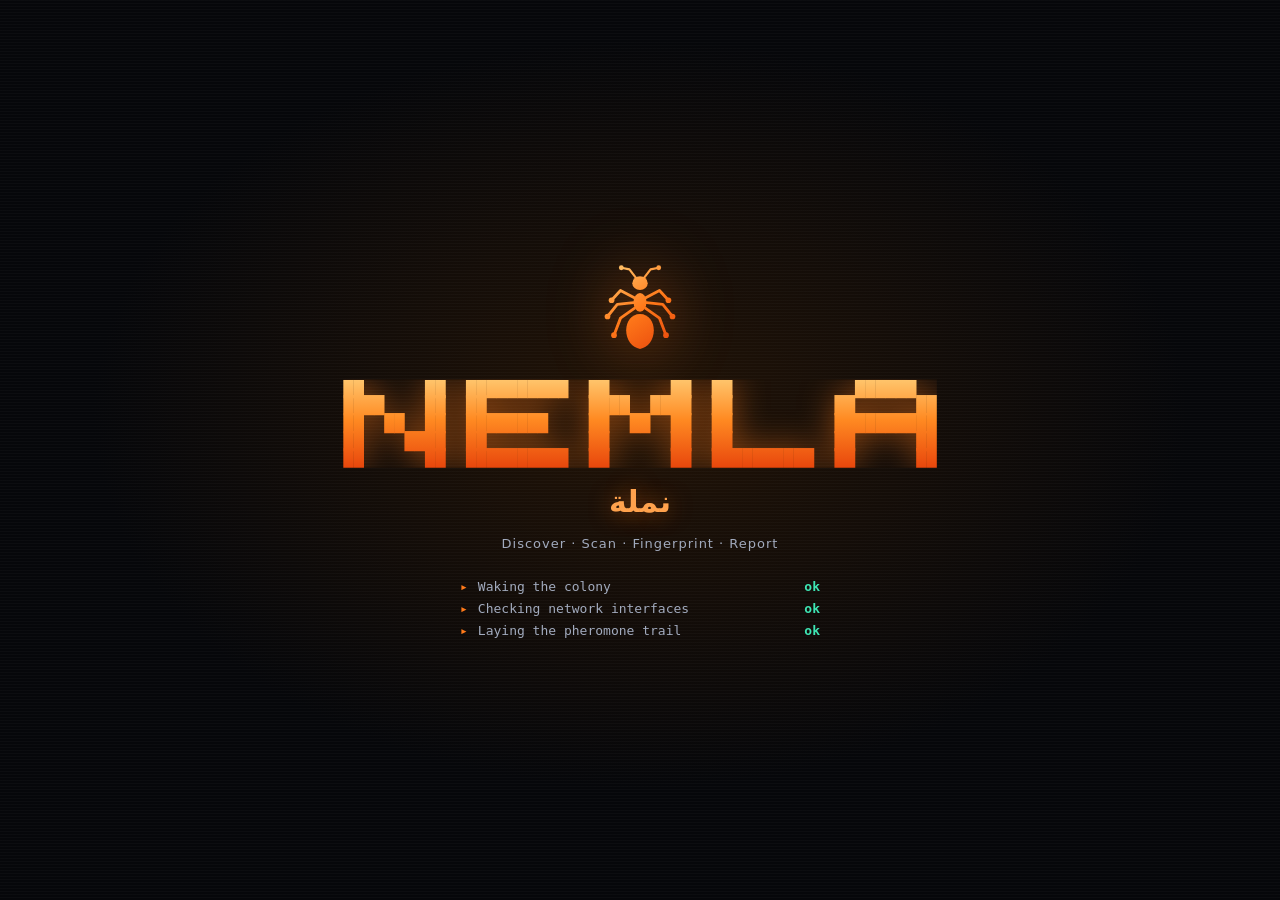
<file: nemla_ui/web/index.html>
<!doctype html>
<html lang="en" dir="ltr">
<head>
<meta charset="utf-8">
<meta name="viewport" content="width=device-width, initial-scale=1">
<meta name="theme-color" content="#0A0C11">
<meta name="referrer" content="no-referrer">
<title>Nemla · نملة</title>
<link rel="icon" href="brand/nemla-icon.svg" type="image/svg+xml">
<link rel="stylesheet" href="style.css">
</head>
<body>

<svg width="0" height="0" style="position:absolute" aria-hidden="true" focusable="false">
  <symbol id="i-radar" viewBox="0 0 24 24"><circle cx="12" cy="12" r="9"/><circle cx="12" cy="12" r="4.5"/><path d="M12 12 19 5.5"/></symbol>
  <symbol id="i-nodes" viewBox="0 0 24 24"><circle cx="6" cy="7" r="2.3"/><circle cx="18" cy="7" r="2.3"/><circle cx="12" cy="18" r="2.3"/><path d="M8.3 7h7.4M7 9.1l4 6.8M17 9.1l-4 6.8"/></symbol>
  <symbol id="i-terminal" viewBox="0 0 24 24"><rect x="3" y="4" width="18" height="16" rx="3"/><path d="m7 10 3 2-3 2M12.5 15H17"/></symbol>
  <symbol id="i-play" viewBox="0 0 24 24"><path d="M7 4.5v15l12.5-7.5z"/></symbol>
  <symbol id="i-stop" viewBox="0 0 24 24"><rect x="6" y="6" width="12" height="12" rx="2.5"/></symbol>
  <symbol id="i-target" viewBox="0 0 24 24"><circle cx="12" cy="12" r="7.5"/><path d="M12 2v4M12 18v4M2 12h4M18 12h4"/></symbol>
  <symbol id="i-tag" viewBox="0 0 24 24"><path d="M3.5 12.5v-8h8l9 9-8 8z"/><circle cx="8" cy="9" r="1.2"/></symbol>
  <symbol id="i-x" viewBox="0 0 24 24"><path d="M6 6l12 12M18 6 6 18"/></symbol>
  <symbol id="i-copy" viewBox="0 0 24 24"><rect x="8.5" y="8.5" width="11.5" height="11.5" rx="2.5"/><path d="M15.5 8.5v-2a2 2 0 0 0-2-2h-7a2 2 0 0 0-2 2v7a2 2 0 0 0 2 2h2"/></symbol>
  <symbol id="i-reset" viewBox="0 0 24 24"><path d="M4.5 12a7.5 7.5 0 1 1 2.4 5.5M4.5 19.5V15H9"/></symbol>
  <symbol id="i-chevron" viewBox="0 0 24 24"><path d="m6 9 6 6 6-6"/></symbol>
  <symbol id="i-search" viewBox="0 0 24 24"><circle cx="11" cy="11" r="6.5"/><path d="m20 20-4.2-4.2"/></symbol>
  <symbol id="i-download" viewBox="0 0 24 24"><path d="M12 4v11m0 0-4-4m4 4 4-4M5 19.5h14"/></symbol>
  <symbol id="i-file" viewBox="0 0 24 24"><path d="M6 3.5h8l4 4v13H6z"/><path d="M14 3.5v4h4"/></symbol>
  <symbol id="i-shield" viewBox="0 0 24 24"><path d="M12 3 5 6v6c0 4.5 3 7.5 7 9 4-1.5 7-4.5 7-9V6z"/><path d="m9 12 2 2 4-4"/></symbol>
  <symbol id="i-globe" viewBox="0 0 24 24"><circle cx="12" cy="12" r="9"/><path d="M3 12h18M12 3c3 3 3 15 0 18M12 3c-3 3-3 15 0 18"/></symbol>
</svg>

<div class="backdrop"></div>
<canvas id="scene" aria-label="3D map of the scanned network"></canvas>
<div class="vignette"></div>

<div id="ui">
  <header class="topbar">
    <a class="brand" href="#" aria-label="Nemla" id="brand">
      <img class="brand-logo" src="brand/nemla-logo.svg" alt="Nemla">
      <span class="brand-ar" lang="ar" data-i18n="brand.local">نملة</span>
    </a>

    <div class="status" id="status" data-state="idle" role="status">
      <span class="dot"></span><span id="statusText" data-i18n="status.ready">Ready</span>
    </div>

    <div class="top-actions">
      <button class="chip guard-chip" id="guardChip" hidden><i></i><span data-i18n="guard.chip">Guard on</span></button>
      <span class="chip" id="modeChip" data-i18n="mode.standard">Standard mode</span>
      <button class="icon-btn" id="btnLabels" aria-pressed="true" data-i18n-title="top.labels" data-i18n-aria="top.labels"><svg><use href="#i-tag"/></svg></button>
      <button class="icon-btn" id="btnReset" data-i18n-title="top.reset" data-i18n-aria="top.reset"><svg><use href="#i-reset"/></svg></button>
      <div class="menu" id="exportMenu">
        <button class="btn" id="btnExport" disabled aria-haspopup="true" aria-expanded="false">
          <svg><use href="#i-download"/></svg><span data-i18n="top.export">Export</span>
        </button>
        <div class="menu-pop" id="exportPop" hidden>
          <a href="#" data-fmt="html"><svg><use href="#i-file"/></svg><span data-i18n="export.html">HTML report</span></a>
          <a href="#" data-fmt="json"><svg><use href="#i-file"/></svg><span data-i18n="export.json">JSON data</span></a>
          <a href="#" data-fmt="csv"><svg><use href="#i-file"/></svg><span data-i18n="export.csv">CSV table</span></a>
          <a href="#" data-fmt="md"><svg><use href="#i-file"/></svg><span data-i18n="export.md">Markdown report</span></a>
          <a href="#" data-fmt="sarif"><svg><use href="#i-file"/></svg><span data-i18n="export.sarif">SARIF (security dashboards)</span></a>
        </div>
      </div>
      <div class="menu" id="langMenu">
        <button class="btn" id="btnLang" aria-haspopup="true" aria-expanded="false" data-i18n-title="lang.menu">
          <svg><use href="#i-globe"/></svg><span id="langCur">English</span>
        </button>
        <div class="menu-pop" id="langPop" hidden>
          <a href="#" data-lang="en" lang="en"><span>English</span></a>
          <a href="#" data-lang="ar" lang="ar"><span>العربية</span></a>
          <a href="#" data-lang="he" lang="he"><span>עברית</span></a>
        </div>
      </div>
    </div>
  </header>

  <aside class="panel dock" id="dock" data-tilt>
    <nav class="tabs" role="tablist">
      <button role="tab" data-tab="scan" aria-selected="true"><svg><use href="#i-radar"/></svg><span data-i18n="tab.scan">Scan</span></button>
      <button role="tab" data-tab="hosts" aria-selected="false"><svg><use href="#i-nodes"/></svg><span data-i18n="tab.hosts">Hosts</span><b class="count" id="hostCount" data-n="0"></b></button>
      <button role="tab" data-tab="log" aria-selected="false"><svg><use href="#i-terminal"/></svg><span data-i18n="tab.log">Trail</span></button>
      <button role="tab" data-tab="history" aria-selected="false"><svg><use href="#i-file"/></svg><span data-i18n="tab.history">History</span></button>
      <button role="tab" data-tab="guard" aria-selected="false"><svg><use href="#i-shield"/></svg><span data-i18n="tab.guard">Guard</span><b class="count alarm" id="alertCount" data-n="0"></b></button>
    </nav>

    <section class="pane" id="pane-scan" role="tabpanel">
      <form id="scanForm" autocomplete="off" spellcheck="false">
        <h2 data-i18n="scan.title">New scan</h2>
        <div class="form-error" id="formError" hidden></div>

        <label class="field">
          <span class="label" data-i18n="scan.target">Target</span>
          <span class="input-wrap">
            <svg><use href="#i-target"/></svg>
            <input id="target" type="text" dir="ltr" data-i18n-ph="scan.target.ph" maxlength="200" autocapitalize="off">
          </span>
        </label>
        <div class="chips">
          <button type="button" class="chip-btn" id="chipNet"><span data-i18n="scan.chip.network">My network</span><code id="chipNetVal">192.168.1.0/24</code></button>
          <button type="button" class="chip-btn" id="chipSelf"><span data-i18n="scan.chip.self">This computer</span><code>127.0.0.1</code></button>
        </div>

        <div class="field">
          <span class="label" data-i18n="scan.depth">Depth</span>
          <div class="seg" id="depth" role="radiogroup">
            <label><input type="radio" name="depth" value="quick" checked><span class="seg-btn"><b data-i18n="scan.depth.quick">Quick</b><small id="quickSub" data-i18n="scan.depth.quick.sub" data-i18n-vars='{"n":38}'>38 common ports</small></span></label>
            <label><input type="radio" name="depth" value="standard"><span class="seg-btn"><b data-i18n="scan.depth.standard">Standard</b><small data-i18n="scan.depth.standard.sub">Ports 1–1024</small></span></label>
            <label><input type="radio" name="depth" value="deep"><span class="seg-btn"><b data-i18n="scan.depth.deep">Deep</b><small data-i18n="scan.depth.deep.sub">Ports 1–10000</small></span></label>
            <label><input type="radio" name="depth" value="custom"><span class="seg-btn"><b data-i18n="scan.depth.custom">Custom</b><small data-i18n="scan.depth.custom.sub">You choose</small></span></label>
          </div>
          <input id="ports" type="text" dir="ltr" data-i18n-ph="scan.ports.ph" hidden>
        </div>

        <div class="toggles">
          <label class="switch"><span data-i18n="scan.opt.os">Guess the operating system</span><input type="checkbox" id="optOs" checked><span class="track"></span></label>
          <label class="switch"><span data-i18n="scan.opt.banner">Read service banners</span><input type="checkbox" id="optBanner" checked><span class="track"></span></label>
          <label class="switch"><span data-i18n="scan.opt.noping">Skip ping (target blocks it)</span><input type="checkbox" id="optNoPing"><span class="track"></span></label>
          <label class="switch"><span data-i18n="scan.opt.udp">Also probe common UDP ports</span><input type="checkbox" id="optUdp"><span class="track"></span></label>
        </div>

        <details class="adv">
          <summary><span data-i18n="scan.advanced">Advanced</span><svg><use href="#i-chevron"/></svg></summary>
          <div class="two">
            <label><span class="label" data-i18n="scan.threads">Threads</span><input id="optThreads" type="number" min="1" max="500" value="150" dir="ltr"></label>
            <label><span class="label" data-i18n="scan.timeout">Timeout (s)</span><input id="optTimeout" type="number" min="0.1" max="10" step="0.1" value="0.7" dir="ltr"></label>
          </div>
        </details>

        <button class="btn primary" id="btnStart" type="submit"><svg><use href="#i-play"/></svg><span data-i18n="scan.start">Start scan</span></button>
        <p class="notice" data-i18n="scan.notice">Only scan networks you own or are allowed to test.</p>
        <p class="center"><button type="button" class="link" id="btnDemo" data-i18n="scan.demo">Watch a demo colony</button></p>
      </form>
    </section>

    <section class="pane" id="pane-hosts" role="tabpanel" hidden>
      <div class="diff-card" id="diffCard" hidden>
        <div class="diff-head">
          <b data-i18n="diff.title">Since the last scan</b>
          <button type="button" class="icon-btn" id="diffClose" data-i18n-aria="insp.close" data-i18n-title="insp.close"><svg><use href="#i-x"/></svg></button>
        </div>
        <p class="diff-sub" id="diffSub"></p>
        <div class="diff-chips" id="diffChips"></div>
        <ul class="diff-list" id="diffList"></ul>
      </div>
      <div class="filter"><span class="input-wrap"><svg><use href="#i-search"/></svg><input id="hostFilter" type="text" data-i18n-ph="hosts.filter"></span></div>
      <ul class="host-list" id="hostList"></ul>
      <p class="empty" id="hostEmpty" data-i18n="hosts.empty">No hosts yet. Start a scan to send out the first ant.</p>
    </section>

    <section class="pane" id="pane-log" role="tabpanel" hidden>
      <ul class="log-list" id="logList"></ul>
      <p class="empty" id="logEmpty" data-i18n="log.empty">The trail will show what Nemla is doing.</p>
    </section>

    <section class="pane" id="pane-history" role="tabpanel" hidden>
      <div class="history-head"><h2 data-i18n="history.title">Saved scans</h2>
        <button type="button" class="link" id="historyRefresh" data-i18n="history.refresh">Refresh</button></div>
      <ul class="history-list" id="historyList"></ul>
      <p class="empty" id="historyEmpty" data-i18n="history.empty">Finished scans are saved here.</p>
    </section>

    <section class="pane" id="pane-guard" role="tabpanel" hidden>
      <div class="guard-head">
        <div>
          <h2 data-i18n="guard.title">Guard mode</h2>
          <p class="guard-state" id="guardState" data-i18n="guard.off">Off</p>
        </div>
        <label class="switch big"><span class="sr" data-i18n="guard.title">Guard mode</span><input type="checkbox" id="guardSwitch"><span class="track"></span></label>
      </div>
      <p class="guard-explain" data-i18n="guard.explain">Guard watches for suspicious activity.</p>
      <div class="decoys" id="guardDecoys" hidden>
        <span class="label" data-i18n="guard.decoys">Decoy ports</span>
        <div class="chips" id="decoyChips"></div>
        <p class="form-error" id="decoyFailed" hidden></p>
      </div>
      <p class="guard-window" data-i18n="guard.window">Guard works while Nemla is open.</p>
      <button type="button" class="btn ghost-btn" id="btnSimulate"><svg><use href="#i-shield"/></svg><span data-i18n="guard.simulate">Simulate an intruder (demo)</span></button>
      <h3 class="sub"><span data-i18n="guard.alerts">Alerts</span></h3>
      <ul class="alert-list" id="alertList"></ul>
      <p class="empty" id="alertEmpty" data-i18n="guard.noalerts">No alerts.</p>
    </section>
  </aside>

  <aside class="panel inspector" id="inspector" data-tilt hidden aria-live="polite">
    <div class="insp-head">
      <div><small data-i18n="insp.host">Host</small><h2 id="inspIp">0.0.0.0</h2></div>
      <button class="icon-btn" id="inspClose" data-i18n-aria="insp.close" data-i18n-title="insp.close"><svg><use href="#i-x"/></svg></button>
    </div>
    <div class="badges" id="inspBadges"></div>
    <div class="insp-body">
      <dl class="kv" id="inspKv"></dl>
      <ul class="evidence" id="inspEvidence" hidden></ul>
      <h3><span data-i18n="insp.findings">Findings</span><b class="count" id="findCount" data-n="0"></b></h3>
      <ul class="find-list" id="inspFindings"></ul>
      <h3><span data-i18n="insp.ports">Open ports</span><b class="count" id="inspCount" data-n="0"></b></h3>
      <ul class="port-list" id="inspPorts"></ul>
      <p class="udp-note" id="inspUdp" hidden></p>
    </div>
    <div class="insp-foot"><button class="btn" id="inspCopy"><svg><use href="#i-copy"/></svg><span data-i18n="insp.copy">Copy summary</span></button></div>
  </aside>

  <section class="panel hud" id="hud" data-state="idle" data-tilt>
    <div class="stats">
      <div class="stat"><span class="k" data-i18n="hud.hosts">Hosts</span><b id="statHosts">0</b></div>
      <div class="stat"><span class="k" data-i18n="hud.open">Open ports</span><b id="statPorts">0</b></div>
      <div class="stat"><span class="k" data-i18n="hud.findings">Findings</span><b id="statFindings">0</b></div>
      <div class="stat"><span class="k" data-i18n="hud.time">Elapsed</span><b id="statTime">0.0s</b></div>
    </div>
    <div class="progress">
      <div class="phase"><span class="demo-badge" id="demoBadge" hidden data-i18n="demo.badge">DEMO</span> <span id="phaseText" data-i18n="phase.idle">Ready when you are</span></div>
      <div class="bar"><i id="barFill"></i></div>
    </div>
    <button class="btn danger" id="btnStop" hidden><svg><use href="#i-stop"/></svg><span data-i18n="scan.stop">Stop</span></button>
  </section>

  <div class="hint" id="hint"><span data-i18n="hint.idle">Press Start to send out the first ant</span></div>

  <aside class="panel legend" id="legend" aria-hidden="true"></aside>
  <div class="toasts" id="toasts" aria-live="polite"></div>
</div>

<div class="tip" id="tip" hidden></div>

<dialog id="consent">
  <img src="brand/nemla-mark.svg" alt="">
  <h2 data-i18n="consent.title">Before your first scan</h2>
  <p data-i18n="consent.body">Nemla probes the addresses you give it.</p>
  <label class="check"><input type="checkbox" id="consentCheck"><span data-i18n="consent.check">I own this network or have permission to test it</span></label>
  <div class="dialog-actions">
    <button class="btn" id="consentCancel" data-i18n="consent.cancel">Cancel</button>
    <button class="btn primary" id="consentOk" disabled data-i18n="consent.ok">Continue</button>
  </div>
</dialog>

<div class="flash" id="flash" aria-hidden="true"></div>

<dialog id="blockDlg">
  <h2 id="blockTitle"></h2>
  <p id="blockNote"></p>
  <div id="blockBody"></div>
  <div class="dialog-actions"><button class="btn" id="blockClose" data-i18n="block.close">Close</button></div>
</dialog>

<div class="overlay" id="lost" hidden>
  <div><img src="brand/nemla-mark.svg" alt=""><h2 id="lostTitle"></h2><p id="lostBody"></p></div>
</div>

<div class="splash" id="splash" aria-hidden="true">
  <img class="mark" src="brand/nemla-mark.svg" alt="">
  <pre class="logo-block" dir="ltr">██      ██  ██████████  ██      ██  ██            ██████  
████    ██  ██          ████  ████  ██          ██      ██
██  ██  ██  ████████    ██  ██  ██  ██          ██████████
██    ████  ██          ██      ██  ██          ██      ██
██      ██  ██████████  ██      ██  ██████████  ██      ██</pre>
  <div class="ar-name" lang="ar" data-i18n="brand.local">نملة</div>
  <div class="tag" data-i18n="app.tagline">Discover · Scan · Fingerprint · Report</div>
  <ul class="boot" dir="ltr">
    <li style="--i:0"><span class="chev">▸</span><span data-i18n="boot.colony">Waking the colony</span><b>ok</b></li>
    <li style="--i:1"><span class="chev">▸</span><span data-i18n="boot.net">Checking network interfaces</span><b>ok</b></li>
    <li style="--i:2"><span class="chev">▸</span><span data-i18n="boot.trail">Laying the pheromone trail</span><b>ok</b></li>
  </ul>
</div>

<script src="i18n.js"></script>
<script src="scene.js"></script>
<script src="demo.js"></script>
<script src="app.js"></script>
</body>
</html>
</file>
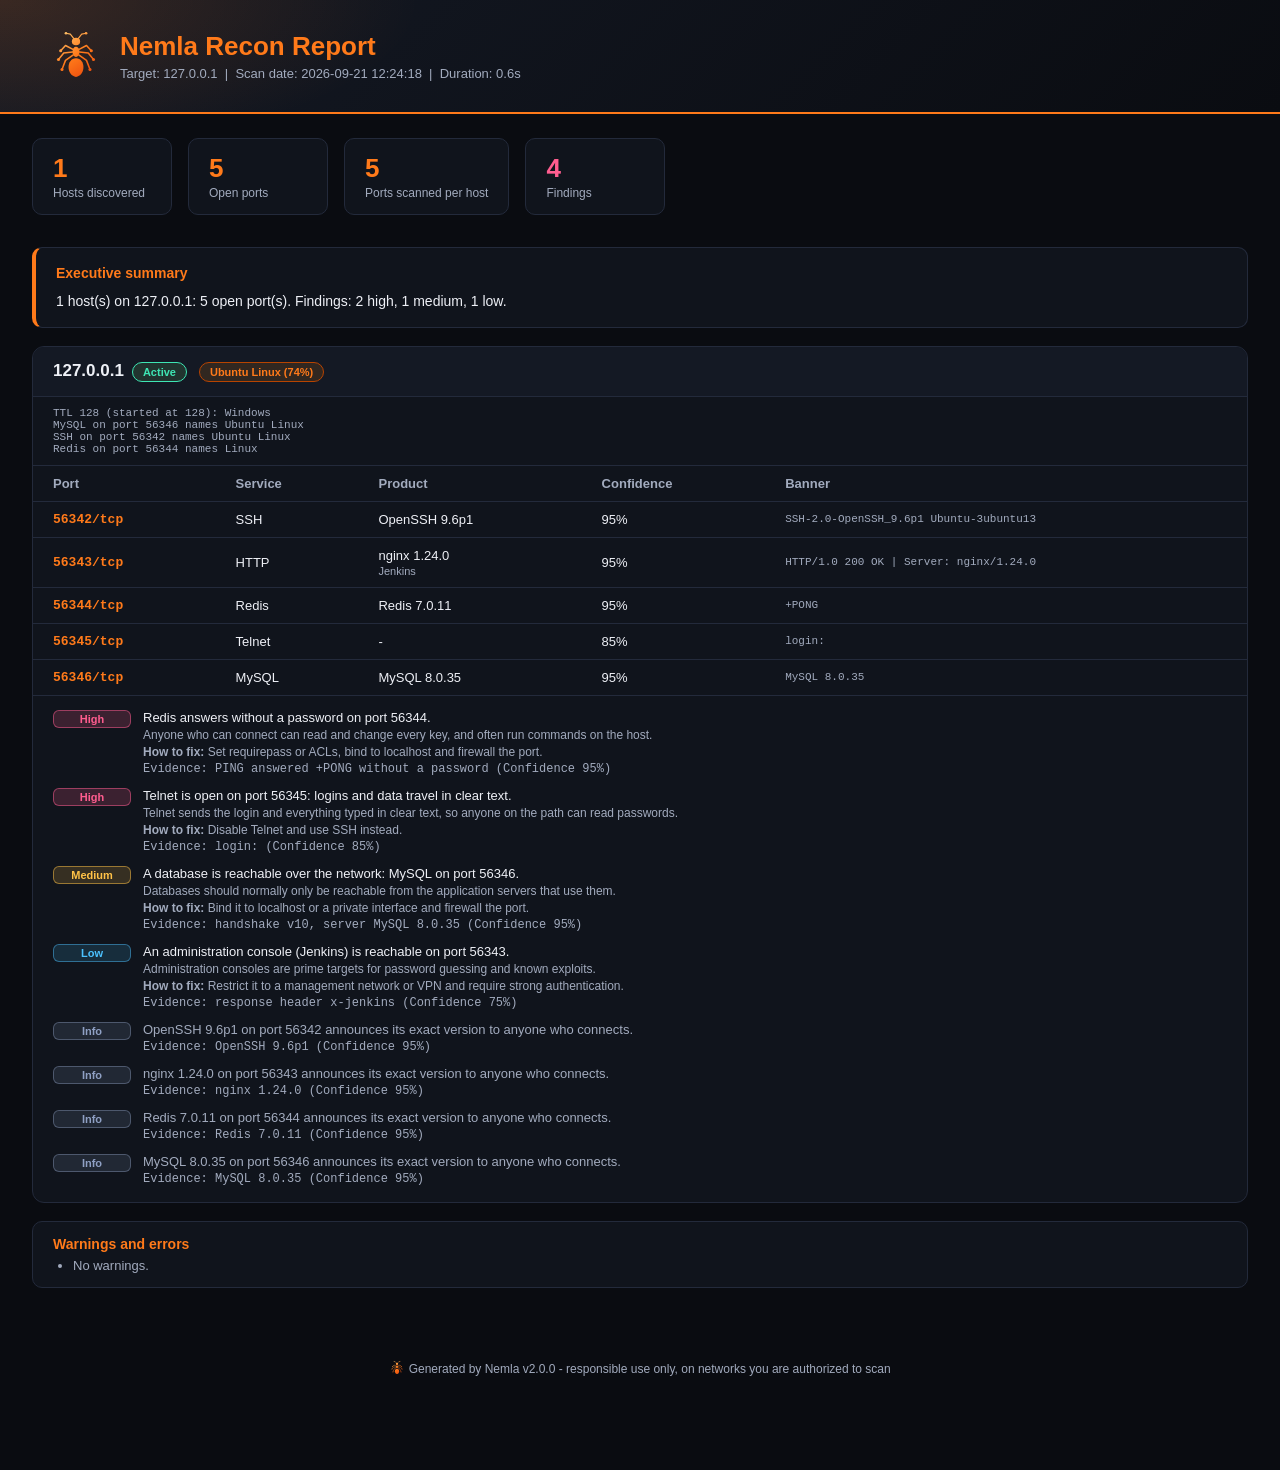
<file: nemla_report_sample.html>
<!DOCTYPE html>
<html lang="en" dir="ltr">
<head>
<meta charset="UTF-8">
<meta name="viewport" content="width=device-width, initial-scale=1">
<meta name="generator" content="Nemla 2.0.0">
<title>Nemla Recon Report - 127.0.0.1</title>
<style>
:root {
  --bg: #0a0c11; --panel: #10141c; --ant-orange: #ff7a1a;
  --ant-orange-dim: #b84400; --text: #eef0f6; --text-dim: #a2abbe;
  --border: #232a3b; --up: #3ee6b4;
}
* { box-sizing: border-box; }
body { background: var(--bg); color: var(--text); margin: 0; padding: 0 0 60px;
  font-family: 'Segoe UI', Tahoma, Arial, sans-serif; }
header { background: radial-gradient(600px 220px at 0% 0%, rgba(255,122,26,.16), transparent 70%), linear-gradient(135deg, #141924, #0a0c11);
  border-bottom: 2px solid var(--ant-orange); padding: 28px 32px;
  display: flex; align-items: center; }
header .icon { width: 56px; height: 56px; margin: 0 16px; flex: none; }
header .icon svg, footer svg { width: 100%; height: 100%; display: block; }
footer svg { display: inline-block; width: 16px; height: 16px; vertical-align: -3px; }
header h1 { margin: 0; color: var(--ant-orange); font-size: 26px; }
header p { margin: 4px 0 0; color: var(--text-dim); font-size: 13px; }
.summary { display: flex; flex-wrap: wrap; padding: 16px 24px 0; }
.stat { background: var(--panel); border: 1px solid var(--border);
  border-radius: 10px; padding: 14px 20px; min-width: 140px; margin: 8px; }
.stat .num { font-size: 26px; font-weight: 700; color: var(--ant-orange); }
.stat .label { font-size: 12px; color: var(--text-dim); margin-top: 2px; }
.container { padding: 24px 32px; }
.exec { background: var(--panel); border: 1px solid var(--border); border-inline-start: 4px solid var(--ant-orange);
  border-radius: 10px; padding: 14px 20px; margin-bottom: 18px; font-size: 14px; line-height: 1.6; }
.exec h2, .section h2 { margin: 0 0 6px; font-size: 14px; color: var(--ant-orange); }
.host-card { background: var(--panel); border: 1px solid var(--border);
  border-radius: 12px; margin-bottom: 18px; overflow: hidden; }
.host-header { display: flex; justify-content: space-between; align-items: center;
  padding: 14px 20px; background: #141924; border-bottom: 1px solid var(--border);
  flex-wrap: wrap; }
.host-ip { font-size: 17px; font-weight: 700; direction: ltr; unicode-bidi: isolate; }
.badge { display: inline-block; padding: 3px 10px; border-radius: 20px;
  font-size: 11px; font-weight: 600; margin: 0 4px 0 8px; }
.badge.up { background: rgba(111,207,111,.15); color: var(--up); border: 1px solid var(--up); }
.badge.os { background: rgba(255,140,0,.12); color: var(--ant-orange);
  border: 1px solid var(--ant-orange-dim); }
.host-meta { font-size: 12px; color: var(--text-dim); }
.evidence { list-style: none; margin: 0; padding: 10px 20px; border-bottom: 1px solid var(--border);
  color: var(--text-dim); font-size: 11px; font-family: monospace; direction: ltr; text-align: left; }
.table-wrap { overflow-x: auto; }
table { width: 100%; border-collapse: collapse; }
th, td { text-align: start; padding: 10px 20px; font-size: 13px; }
th { color: var(--text-dim); font-weight: 600; border-bottom: 1px solid var(--border); }
td { border-bottom: 1px solid var(--border); }
tr:last-child td { border-bottom: none; }
.port { color: var(--ant-orange); font-weight: 700; font-family: monospace; }
.banner { color: var(--text-dim); font-family: monospace; font-size: 11px;
  word-break: break-all; direction: ltr; unicode-bidi: isolate; text-align: left; }
.empty { padding: 16px 20px; color: var(--text-dim); font-size: 13px; }
.stat.warn .num { color: #ff5d8f; }
.product small, .conf { display: block; color: var(--text-dim); font-size: 11px; margin-top: 2px; }
.findings { list-style: none; margin: 0; padding: 14px 20px 16px; border-top: 1px solid var(--border);
  display: grid; gap: 12px; }
.findings li { display: grid; grid-template-columns: 78px 1fr; gap: 12px; align-items: start; font-size: 13px; }
.findings .why, .findings .fix, .findings .ev { color: var(--text-dim); font-size: 12px; margin-top: 3px; }
.findings .ev { font-family: monospace; direction: ltr; unicode-bidi: isolate; text-align: left; word-break: break-all; }
.sev { flex: none; min-width: 70px; text-align: center; padding: 2px 8px; border-radius: 6px;
  font-size: 11px; font-weight: 700; }
.sev-high .sev { background: rgba(255,93,143,.18); color: #ff5d8f; border: 1px solid rgba(255,93,143,.5); }
.sev-medium .sev { background: rgba(255,194,71,.16); color: #ffc247; border: 1px solid rgba(255,194,71,.5); }
.sev-low .sev { background: rgba(76,194,255,.14); color: #4cc2ff; border: 1px solid rgba(76,194,255,.45); }
.sev-info .sev { background: rgba(143,160,196,.14); color: #8fa0c4; border: 1px solid rgba(143,160,196,.4); }
.sev-info { color: var(--text-dim); }
.section { background: var(--panel); border: 1px solid var(--border); border-radius: 10px; padding: 14px 20px; margin-bottom: 18px;
  font-size: 13px; }
.section ul { margin: 6px 0 0; padding-inline-start: 20px; color: var(--text-dim); }
.section code { font-family: monospace; direction: ltr; unicode-bidi: isolate; }
footer { text-align: center; color: var(--text-dim); font-size: 12px; padding: 30px; }
</style>
</head>
<body>
<header>
  <div class="icon"><svg xmlns="http://www.w3.org/2000/svg" viewBox="0 0 256 256" role="img" aria-label="Nemla"><defs><linearGradient id="nm-embera" x1="60" y1="20" x2="200" y2="228" gradientUnits="userSpaceOnUse"><stop offset="0" stop-color="#FFC46B"/><stop offset=".5" stop-color="#FF7A1A"/><stop offset="1" stop-color="#E8460C"/></linearGradient></defs><g fill="url(#nm-embera)"><ellipse cx="128" cy="62" rx="19" ry="17"/><ellipse cx="128" cy="109" rx="16" ry="23"/><path d="M128 138c22 0 34 20 34 40 0 24-14 42-34 46-20-4-34-22-34-46 0-20 12-40 34-40z"/><circle cx="58" cy="104" r="7"/><circle cx="48" cy="144" r="7"/><circle cx="64" cy="190" r="7"/><circle cx="198" cy="104" r="7"/><circle cx="208" cy="144" r="7"/><circle cx="192" cy="190" r="7"/><circle cx="82" cy="24" r="6"/><circle cx="174" cy="24" r="6"/></g><g fill="none" stroke="url(#nm-embera)" stroke-width="7" stroke-linecap="round" stroke-linejoin="round"><path d="M114 98 80 80 58 104M112 110 72 114 48 144M114 124 80 148 64 190"/><path d="M142 98 176 80 198 104M144 110 184 114 208 144M142 124 176 148 192 190"/><path d="M119 50 102 28 82 24M137 50 154 28 174 24" stroke-width="5.5"/></g></svg></div>
  <div>
    <h1>Nemla Recon Report</h1>
    <p>Target: <bdi>127.0.0.1</bdi> &nbsp;|&nbsp; Scan date: <bdi>2026-09-21 12:24:18</bdi> &nbsp;|&nbsp; Duration: <bdi>0.6s</bdi></p>
  </div>
</header>
<div class="summary">
  <div class="stat"><div class="num">1</div><div class="label">Hosts discovered</div></div>
  <div class="stat"><div class="num">5</div><div class="label">Open ports</div></div>
  <div class="stat"><div class="num">5</div><div class="label">Ports scanned per host</div></div>
  <div class="stat warn"><div class="num">4</div><div class="label">Findings</div></div>
</div>
<div class="container">
<div class="exec"><h2>Executive summary</h2>1 host(s) on 127.0.0.1: 5 open port(s). Findings: 2 high, 1 medium, 1 low.</div>
<div class="host-card"><div class="host-header"><div><span class="host-ip">127.0.0.1</span><span class="badge up">Active</span><span class="badge os">Ubuntu Linux (74%)</span></div><div class="host-meta"></div></div><ul class="evidence"><li>TTL 128 (started at 128): Windows</li><li>MySQL on port 56346 names Ubuntu Linux</li><li>SSH on port 56342 names Ubuntu Linux</li><li>Redis on port 56344 names Linux</li></ul><div class="table-wrap"><table><tr><th>Port</th><th>Service</th><th>Product</th><th>Confidence</th><th>Banner</th></tr><tr><td class="port">56342/tcp</td><td>SSH</td><td class="product">OpenSSH 9.6p1</td><td>95%</td><td class="banner">SSH-2.0-OpenSSH_9.6p1 Ubuntu-3ubuntu13</td></tr>
<tr><td class="port">56343/tcp</td><td>HTTP</td><td class="product">nginx 1.24.0<small>Jenkins</small></td><td>95%</td><td class="banner">HTTP/1.0 200 OK | Server: nginx/1.24.0</td></tr>
<tr><td class="port">56344/tcp</td><td>Redis</td><td class="product">Redis 7.0.11</td><td>95%</td><td class="banner">+PONG</td></tr>
<tr><td class="port">56345/tcp</td><td>Telnet</td><td class="product">-</td><td>85%</td><td class="banner">login:</td></tr>
<tr><td class="port">56346/tcp</td><td>MySQL</td><td class="product">MySQL 8.0.35</td><td>95%</td><td class="banner">MySQL 8.0.35</td></tr></table></div><ul class="findings"><li class="sev-high"><span class="sev">High</span><div>Redis answers without a password on port 56344.<div class="why">Anyone who can connect can read and change every key, and often run commands on the host.</div><div class="fix"><b>How to fix:</b> Set requirepass or ACLs, bind to localhost and firewall the port.</div><div class="ev">Evidence: PING answered +PONG without a password (Confidence 95%)</div></div></li><li class="sev-high"><span class="sev">High</span><div>Telnet is open on port 56345: logins and data travel in clear text.<div class="why">Telnet sends the login and everything typed in clear text, so anyone on the path can read passwords.</div><div class="fix"><b>How to fix:</b> Disable Telnet and use SSH instead.</div><div class="ev">Evidence: login: (Confidence 85%)</div></div></li><li class="sev-medium"><span class="sev">Medium</span><div>A database is reachable over the network: MySQL on port 56346.<div class="why">Databases should normally only be reachable from the application servers that use them.</div><div class="fix"><b>How to fix:</b> Bind it to localhost or a private interface and firewall the port.</div><div class="ev">Evidence: handshake v10, server MySQL 8.0.35 (Confidence 95%)</div></div></li><li class="sev-low"><span class="sev">Low</span><div>An administration console (Jenkins) is reachable on port 56343.<div class="why">Administration consoles are prime targets for password guessing and known exploits.</div><div class="fix"><b>How to fix:</b> Restrict it to a management network or VPN and require strong authentication.</div><div class="ev">Evidence: response header x-jenkins (Confidence 75%)</div></div></li><li class="sev-info"><span class="sev">Info</span><div>OpenSSH 9.6p1 on port 56342 announces its exact version to anyone who connects.<div class="ev">Evidence: OpenSSH 9.6p1 (Confidence 95%)</div></div></li><li class="sev-info"><span class="sev">Info</span><div>nginx 1.24.0 on port 56343 announces its exact version to anyone who connects.<div class="ev">Evidence: nginx 1.24.0 (Confidence 95%)</div></div></li><li class="sev-info"><span class="sev">Info</span><div>Redis 7.0.11 on port 56344 announces its exact version to anyone who connects.<div class="ev">Evidence: Redis 7.0.11 (Confidence 95%)</div></div></li><li class="sev-info"><span class="sev">Info</span><div>MySQL 8.0.35 on port 56346 announces its exact version to anyone who connects.<div class="ev">Evidence: MySQL 8.0.35 (Confidence 95%)</div></div></li></ul></div>
<div class="section"><h2>Warnings and errors</h2><ul><li>No warnings.</li></ul></div>
</div>
<footer><svg xmlns="http://www.w3.org/2000/svg" viewBox="0 0 256 256" role="img" aria-label="Nemla"><defs><linearGradient id="nm-emberb" x1="60" y1="20" x2="200" y2="228" gradientUnits="userSpaceOnUse"><stop offset="0" stop-color="#FFC46B"/><stop offset=".5" stop-color="#FF7A1A"/><stop offset="1" stop-color="#E8460C"/></linearGradient></defs><g fill="url(#nm-emberb)"><ellipse cx="128" cy="62" rx="19" ry="17"/><ellipse cx="128" cy="109" rx="16" ry="23"/><path d="M128 138c22 0 34 20 34 40 0 24-14 42-34 46-20-4-34-22-34-46 0-20 12-40 34-40z"/><circle cx="58" cy="104" r="7"/><circle cx="48" cy="144" r="7"/><circle cx="64" cy="190" r="7"/><circle cx="198" cy="104" r="7"/><circle cx="208" cy="144" r="7"/><circle cx="192" cy="190" r="7"/><circle cx="82" cy="24" r="6"/><circle cx="174" cy="24" r="6"/></g><g fill="none" stroke="url(#nm-emberb)" stroke-width="7" stroke-linecap="round" stroke-linejoin="round"><path d="M114 98 80 80 58 104M112 110 72 114 48 144M114 124 80 148 64 190"/><path d="M142 98 176 80 198 104M144 110 184 114 208 144M142 124 176 148 192 190"/><path d="M119 50 102 28 82 24M137 50 154 28 174 24" stroke-width="5.5"/></g></svg> Generated by Nemla v2.0.0 - responsible use only, on networks you are authorized to scan</footer>
</body>
</html>
</file>
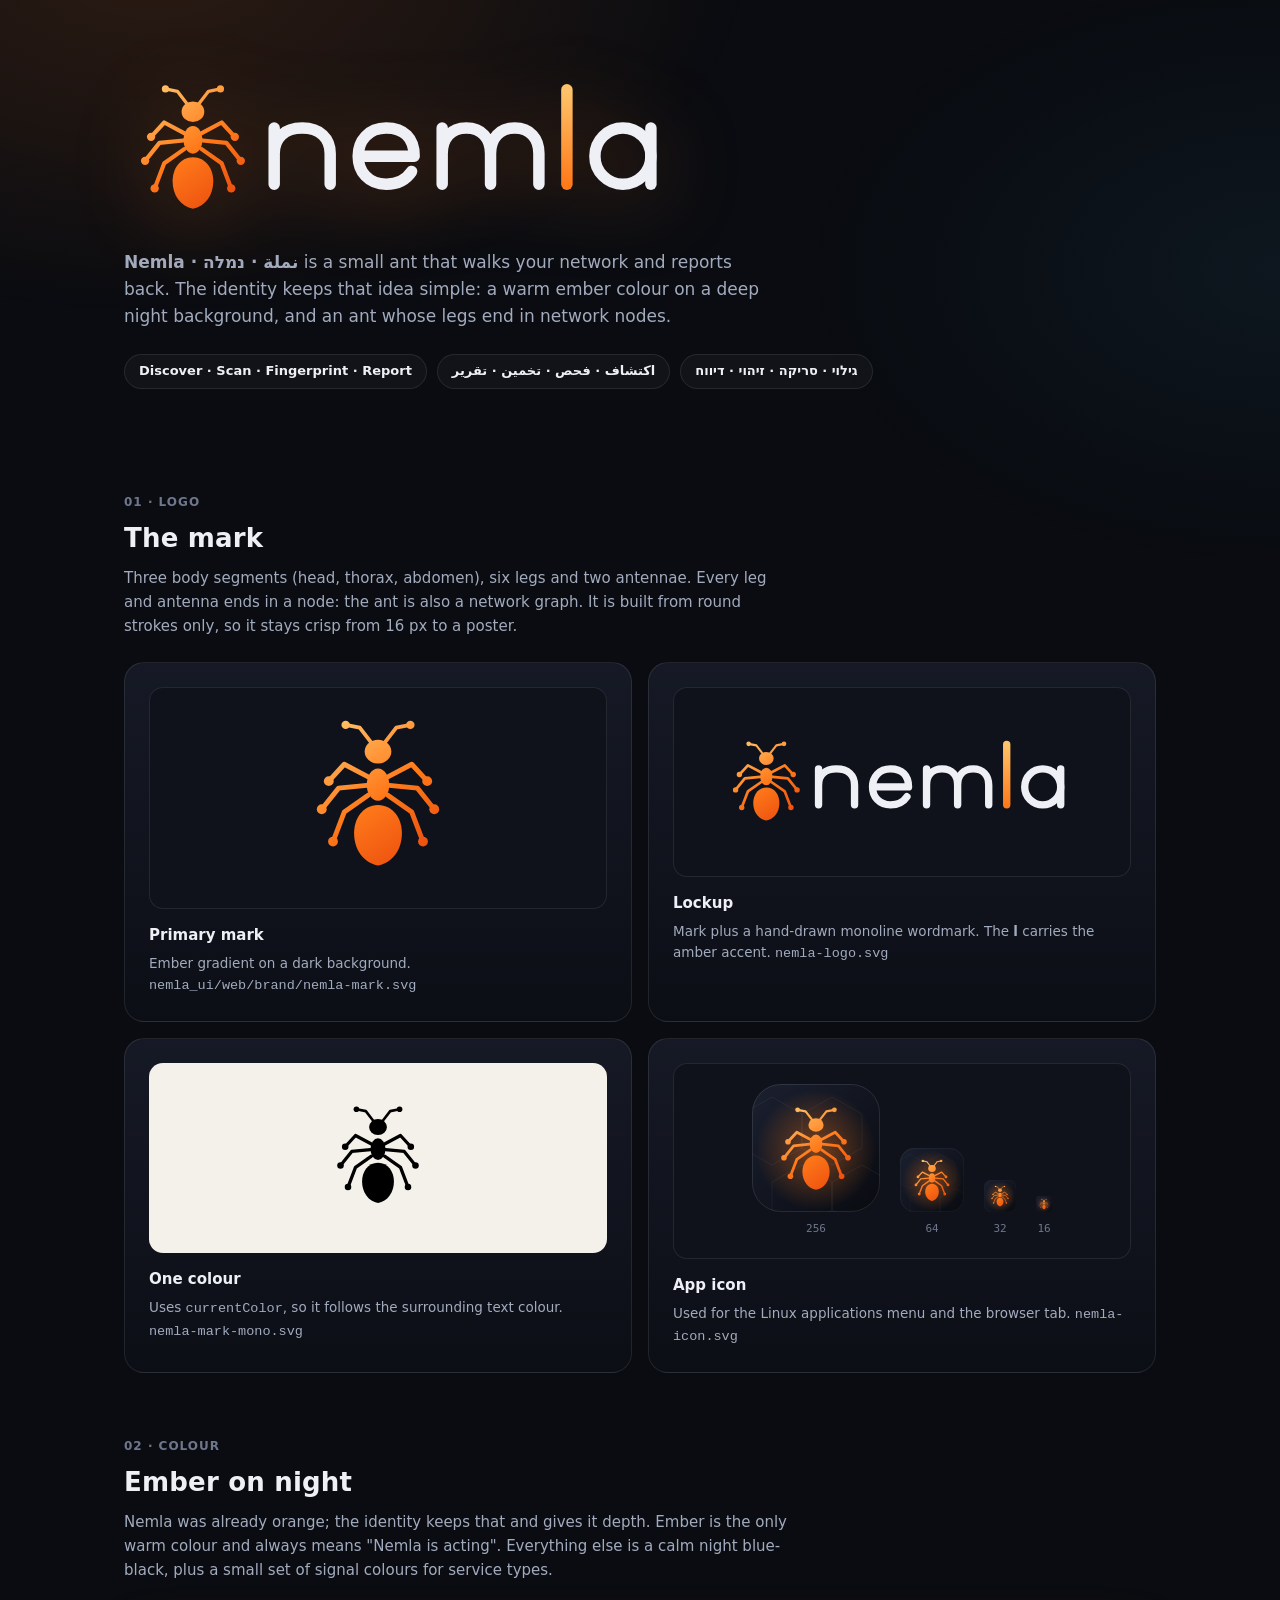
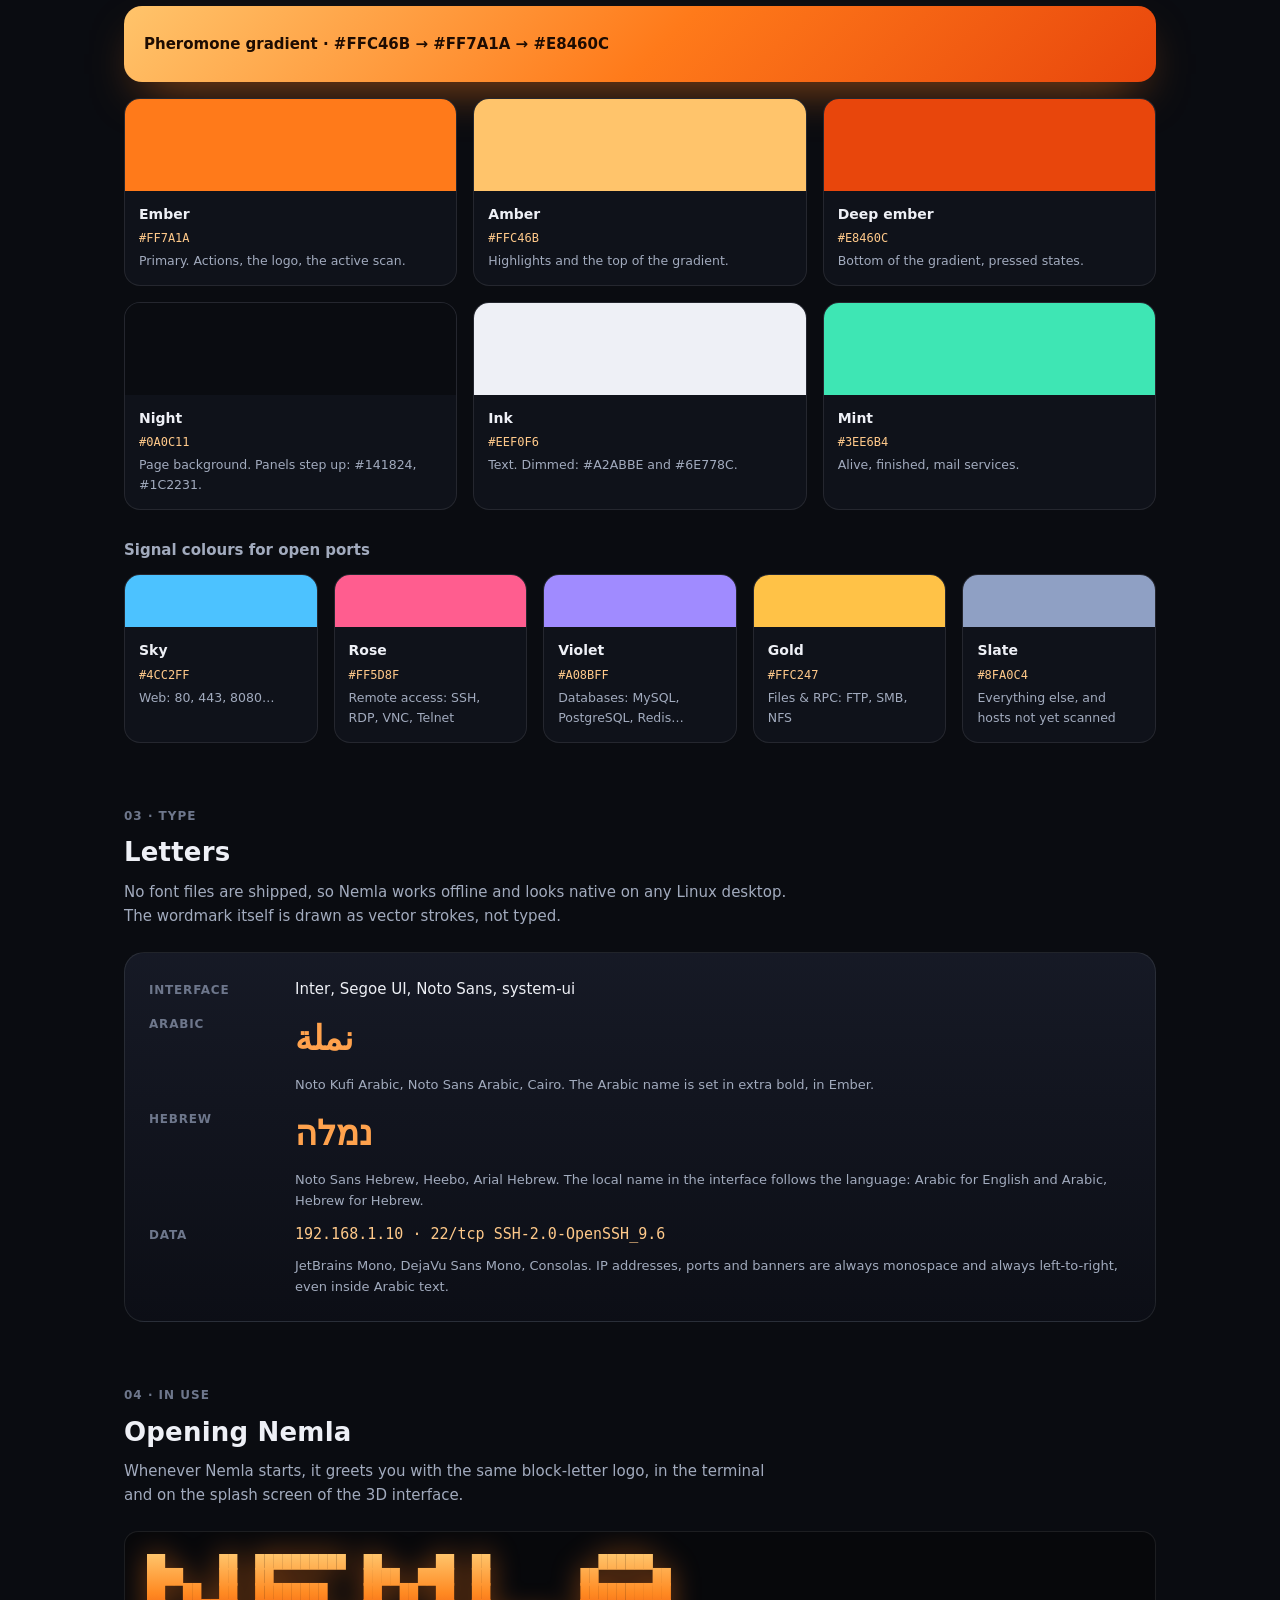
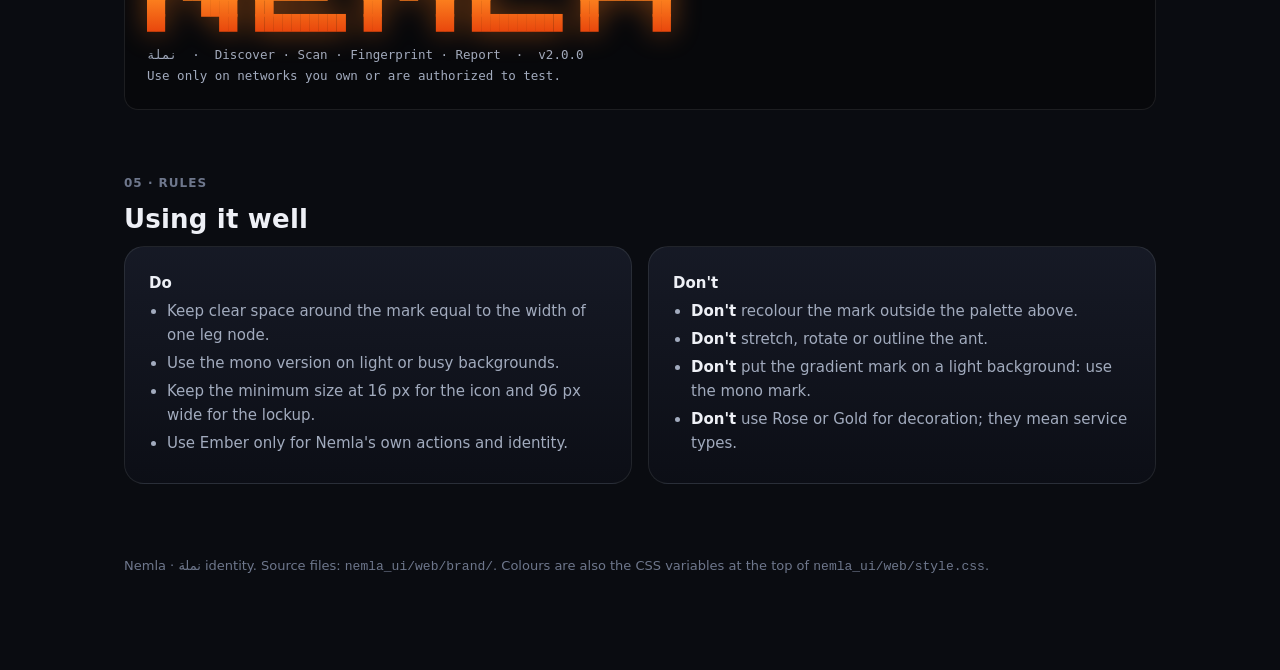
<file: docs/brand.html>
<!doctype html>
<html lang="en" dir="ltr">
<head>
<meta charset="utf-8">
<meta name="viewport" content="width=device-width, initial-scale=1">
<title>Nemla identity · هوية نملة · זהות נמלה</title>
<link rel="icon" href="../nemla_ui/web/brand/nemla-icon.svg" type="image/svg+xml">
<style>
:root {
  --ember-300:#FFC98A; --ember-400:#FFA24D; --ember-500:#FF7A1A; --ember-600:#E85D04; --amber:#FFC46B;
  --night-900:#0A0C11; --night-850:#0F121A; --night-800:#141824; --night-700:#1C2231; --night-600:#2A3246;
  --ink:#EEF0F6; --ink-dim:#A2ABBE; --ink-faint:#6E778C;
  --mint:#3EE6B4; --sky:#4CC2FF; --violet:#A08BFF; --rose:#FF5D8F; --gold:#FFC247; --slate:#8FA0C4;
  --grad: linear-gradient(135deg,#FFC46B 0%,#FF7A1A 52%,#E8460C 100%);
  --line: rgba(255,255,255,.09);
  --mono: "JetBrains Mono","DejaVu Sans Mono",ui-monospace,Consolas,monospace;
  color-scheme: dark;
}
* { box-sizing: border-box; }
body { margin:0; background: var(--night-900); color: var(--ink); font: 15px/1.6 "Inter","Segoe UI","Noto Sans","Noto Sans Arabic","Cairo",system-ui,sans-serif; -webkit-font-smoothing: antialiased; }
body::before { content:""; position:fixed; inset:0; z-index:-1; background: radial-gradient(1000px 600px at 12% -5%, rgba(255,122,26,.14), transparent 60%), radial-gradient(800px 500px at 100% 30%, rgba(76,194,255,.06), transparent 60%); }
.wrap { max-width: 1080px; margin: 0 auto; padding: 0 24px 96px; }
header.hero { padding: 72px 0 40px; display: grid; gap: 24px; }
.hero img.logo { width: min(560px, 100%); height: auto; filter: drop-shadow(0 10px 40px rgba(255,122,26,.3)); }
.hero p { margin: 0; color: var(--ink-dim); max-width: 60ch; font-size: 17px; }
.tags { display:flex; flex-wrap:wrap; gap:10px; }
.tags span { padding: 6px 14px; border-radius: 999px; border:1px solid var(--line); background: rgba(255,255,255,.03); font-weight: 600; font-size: 13px; }
h2 { margin: 64px 0 6px; font-size: 26px; letter-spacing: .2px; }
h2 small { display:block; color: var(--ink-faint); font-size: 12px; font-weight: 700; letter-spacing: 1px; text-transform: uppercase; margin-bottom: 6px; }
.lead { color: var(--ink-dim); margin: 0 0 24px; max-width: 70ch; }
.grid { display:grid; gap:16px; }
.g2 { grid-template-columns: repeat(2, minmax(0, 1fr)); }
@media (max-width: 720px) { .g2 { grid-template-columns: minmax(0, 1fr); } }
.g3 { grid-template-columns: repeat(3, minmax(0, 1fr)); }
.g5 { grid-template-columns: repeat(5, minmax(0, 1fr)); }
@media (max-width: 820px) { .g3 { grid-template-columns: repeat(2, minmax(0, 1fr)); } .g5 { grid-template-columns: repeat(2, minmax(0, 1fr)); } }
.card { border:1px solid var(--line); border-radius: 20px; background: linear-gradient(180deg, rgba(27,32,46,.7), rgba(13,16,24,.7)); padding: 24px; }
.card h3 { margin: 0 0 4px; font-size: 15px; }
.card p { margin: 6px 0 0; color: var(--ink-dim); font-size: 13.5px; }
.stage { display:grid; place-items:center; min-height: 190px; border-radius: 14px; margin-bottom: 14px; background: var(--night-850); border:1px solid var(--line); padding: 20px; }
.stage.light { background:#F4F1EA; color:#0A0C11; }
.stage img { display:block; max-width: 100%; height: auto; }
.row { display:flex; align-items:flex-end; gap:20px; flex-wrap:wrap; justify-content:center; }
.row figure { margin:0; text-align:center; color: var(--ink-faint); font-size: 11px; font-family: var(--mono); }
.row figure img { margin: 0 auto 8px; }
.sw { border-radius: 16px; overflow:hidden; border:1px solid var(--line); background: var(--night-850); }
.sw .chip { height: 92px; }
.sw .meta { padding: 12px 14px 14px; }
.sw b { display:block; font-size: 14px; }
.sw code { font-family: var(--mono); font-size: 12px; color: var(--ember-300); }
.sw span { display:block; color: var(--ink-dim); font-size: 12.5px; margin-top: 2px; }
.grad-bar { height: 76px; border-radius: 18px; background: var(--grad); box-shadow: 0 20px 50px -20px rgba(255,122,26,.7); display:flex; align-items:center; padding: 0 20px; color:#1E0C02; font-weight:800; }
pre.banner { margin:0; overflow:auto; white-space:pre; font: 700 15px/1.04 var(--mono); background: linear-gradient(180deg,#FFC46B 0%,#FF8A22 50%,#E8460C 100%); -webkit-background-clip:text; background-clip:text; color:transparent; filter: drop-shadow(0 0 14px rgba(255,122,26,.45)); }
.term { background:#07080B; border:1px solid var(--line); border-radius: 14px; padding: 22px; overflow:auto; }
.term .dim { color: var(--ink-dim); font: 12.5px/1.7 var(--mono); margin-top: 12px; white-space: pre-wrap; }
.type dl { margin:0; display:grid; grid-template-columns: 130px 1fr; gap: 10px 16px; }
.type dt { color: var(--ink-faint); font-size: 12px; text-transform: uppercase; letter-spacing:.8px; font-weight:700; padding-top: 4px; }
.type dd { margin:0; }
.sample-ar { text-align: left; font-family: "Noto Kufi Arabic","Noto Sans Arabic","Cairo","Segoe UI",sans-serif; font-weight: 800; font-size: 34px; color: var(--ember-400); }
.sample-he { text-align: left; font-family: "Noto Sans Hebrew","Heebo","Arial Hebrew","Segoe UI",sans-serif; font-weight: 800; font-size: 34px; color: var(--ember-400); }
.sample-mono { font-family: var(--mono); color: var(--ember-300); }
ul.rules { margin: 0; padding-inline-start: 18px; color: var(--ink-dim); }
ul.rules li { margin: 4px 0; }
ul.rules b { color: var(--ink); }
footer { margin-top: 72px; color: var(--ink-faint); font-size: 13px; }
</style>
</head>
<body>
<div class="wrap">

<header class="hero">
  <img class="logo" src="../nemla_ui/web/brand/nemla-logo.svg" alt="Nemla">
  <p><b>Nemla · نملة · נמלה</b> is a small ant that walks your network and reports back. The identity keeps that idea simple: a warm ember colour on a deep night background, and an ant whose legs end in network nodes.</p>
  <div class="tags"><span>Discover · Scan · Fingerprint · Report</span><span lang="ar" dir="rtl">اكتشاف · فحص · تخمين · تقرير</span><span lang="he" dir="rtl">גילוי · סריקה · זיהוי · דיווח</span></div>
</header>

<h2><small>01 · Logo</small>The mark</h2>
<p class="lead">Three body segments (head, thorax, abdomen), six legs and two antennae. Every leg and antenna ends in a node: the ant is also a network graph. It is built from round strokes only, so it stays crisp from 16 px to a poster.</p>
<div class="grid g2">
  <div class="card">
    <div class="stage"><img src="../nemla_ui/web/brand/nemla-mark.svg" width="180" height="180" alt="Nemla mark"></div>
    <h3>Primary mark</h3><p>Ember gradient on a dark background. <code>nemla_ui/web/brand/nemla-mark.svg</code></p>
  </div>
  <div class="card">
    <div class="stage"><img src="../nemla_ui/web/brand/nemla-logo.svg" width="360" alt="Nemla logo"></div>
    <h3>Lockup</h3><p>Mark plus a hand-drawn monoline wordmark. The <b>l</b> carries the amber accent. <code>nemla-logo.svg</code></p>
  </div>
  <div class="card">
    <div class="stage light"><img src="../nemla_ui/web/brand/nemla-mark-mono.svg" width="120" height="120" alt="Mono mark" style="color:#0A0C11"></div>
    <h3>One colour</h3><p>Uses <code>currentColor</code>, so it follows the surrounding text colour. <code>nemla-mark-mono.svg</code></p>
  </div>
  <div class="card">
    <div class="stage"><div class="row">
      <figure><img src="../nemla_ui/web/brand/nemla-icon.svg" width="128" height="128" alt="">256</figure>
      <figure><img src="../nemla_ui/web/brand/nemla-icon.svg" width="64" height="64" alt="">64</figure>
      <figure><img src="../nemla_ui/web/brand/nemla-icon.svg" width="32" height="32" alt="">32</figure>
      <figure><img src="../nemla_ui/web/brand/nemla-icon.svg" width="16" height="16" alt="">16</figure>
    </div></div>
    <h3>App icon</h3><p>Used for the Linux applications menu and the browser tab. <code>nemla-icon.svg</code></p>
  </div>
</div>

<h2><small>02 · Colour</small>Ember on night</h2>
<p class="lead">Nemla was already orange; the identity keeps that and gives it depth. Ember is the only warm colour and always means "Nemla is acting". Everything else is a calm night blue-black, plus a small set of signal colours for service types.</p>
<div class="grad-bar">Pheromone gradient · #FFC46B → #FF7A1A → #E8460C</div>
<div class="grid g3" style="margin-top:16px">
  <div class="sw"><div class="chip" style="background:#FF7A1A"></div><div class="meta"><b>Ember</b><code>#FF7A1A</code><span>Primary. Actions, the logo, the active scan.</span></div></div>
  <div class="sw"><div class="chip" style="background:#FFC46B"></div><div class="meta"><b>Amber</b><code>#FFC46B</code><span>Highlights and the top of the gradient.</span></div></div>
  <div class="sw"><div class="chip" style="background:#E8460C"></div><div class="meta"><b>Deep ember</b><code>#E8460C</code><span>Bottom of the gradient, pressed states.</span></div></div>
  <div class="sw"><div class="chip" style="background:#0A0C11"></div><div class="meta"><b>Night</b><code>#0A0C11</code><span>Page background. Panels step up: #141824, #1C2231.</span></div></div>
  <div class="sw"><div class="chip" style="background:#EEF0F6"></div><div class="meta"><b>Ink</b><code>#EEF0F6</code><span>Text. Dimmed: #A2ABBE and #6E778C.</span></div></div>
  <div class="sw"><div class="chip" style="background:#3EE6B4"></div><div class="meta"><b>Mint</b><code>#3EE6B4</code><span>Alive, finished, mail services.</span></div></div>
</div>
<h3 style="margin:28px 0 12px;font-size:15px;color:var(--ink-dim)">Signal colours for open ports</h3>
<div class="grid g5">
  <div class="sw"><div class="chip" style="background:#4CC2FF;height:52px"></div><div class="meta"><b>Sky</b><code>#4CC2FF</code><span>Web: 80, 443, 8080…</span></div></div>
  <div class="sw"><div class="chip" style="background:#FF5D8F;height:52px"></div><div class="meta"><b>Rose</b><code>#FF5D8F</code><span>Remote access: SSH, RDP, VNC, Telnet</span></div></div>
  <div class="sw"><div class="chip" style="background:#A08BFF;height:52px"></div><div class="meta"><b>Violet</b><code>#A08BFF</code><span>Databases: MySQL, PostgreSQL, Redis…</span></div></div>
  <div class="sw"><div class="chip" style="background:#FFC247;height:52px"></div><div class="meta"><b>Gold</b><code>#FFC247</code><span>Files &amp; RPC: FTP, SMB, NFS</span></div></div>
  <div class="sw"><div class="chip" style="background:#8FA0C4;height:52px"></div><div class="meta"><b>Slate</b><code>#8FA0C4</code><span>Everything else, and hosts not yet scanned</span></div></div>
</div>

<h2><small>03 · Type</small>Letters</h2>
<p class="lead">No font files are shipped, so Nemla works offline and looks native on any Linux desktop. The wordmark itself is drawn as vector strokes, not typed.</p>
<div class="card type"><dl>
  <dt>Interface</dt><dd>Inter, Segoe UI, Noto Sans, system-ui</dd>
  <dt>Arabic</dt><dd class="sample-ar" lang="ar" dir="rtl">نملة</dd>
  <dt></dt><dd style="color:var(--ink-dim);font-size:13px">Noto Kufi Arabic, Noto Sans Arabic, Cairo. The Arabic name is set in extra bold, in Ember.</dd>
  <dt>Hebrew</dt><dd class="sample-he" lang="he" dir="rtl">נמלה</dd>
  <dt></dt><dd style="color:var(--ink-dim);font-size:13px">Noto Sans Hebrew, Heebo, Arial Hebrew. The local name in the interface follows the language: Arabic for English and Arabic, Hebrew for Hebrew.</dd>
  <dt>Data</dt><dd class="sample-mono">192.168.1.10 · 22/tcp SSH-2.0-OpenSSH_9.6</dd>
  <dt></dt><dd style="color:var(--ink-dim);font-size:13px">JetBrains Mono, DejaVu Sans Mono, Consolas. IP addresses, ports and banners are always monospace and always left-to-right, even inside Arabic text.</dd>
</dl></div>

<h2><small>04 · In use</small>Opening Nemla</h2>
<p class="lead">Whenever Nemla starts, it greets you with the same block-letter logo, in the terminal and on the splash screen of the 3D interface.</p>
<div class="term"><pre class="banner">██      ██  ██████████  ██      ██  ██            ██████
████    ██  ██          ████  ████  ██          ██      ██
██  ██  ██  ████████    ██  ██  ██  ██          ██████████
██    ████  ██          ██      ██  ██          ██      ██
██      ██  ██████████  ██      ██  ██████████  ██      ██</pre>
<div class="dim">نملة  ·  Discover · Scan · Fingerprint · Report  ·  v2.0.0
Use only on networks you own or are authorized to test.</div></div>

<h2><small>05 · Rules</small>Using it well</h2>
<div class="grid g2">
  <div class="card"><h3>Do</h3><ul class="rules">
    <li>Keep clear space around the mark equal to the width of one leg node.</li>
    <li>Use the mono version on light or busy backgrounds.</li>
    <li>Keep the minimum size at 16 px for the icon and 96 px wide for the lockup.</li>
    <li>Use Ember only for Nemla's own actions and identity.</li>
  </ul></div>
  <div class="card"><h3>Don't</h3><ul class="rules">
    <li><b>Don't</b> recolour the mark outside the palette above.</li>
    <li><b>Don't</b> stretch, rotate or outline the ant.</li>
    <li><b>Don't</b> put the gradient mark on a light background: use the mono mark.</li>
    <li><b>Don't</b> use Rose or Gold for decoration; they mean service types.</li>
  </ul></div>
</div>

<footer>Nemla · نملة identity. Source files: <code>nemla_ui/web/brand/</code>. Colours are also the CSS variables at the top of <code>nemla_ui/web/style.css</code>.</footer>
</div>
</body>
</html>
</file>
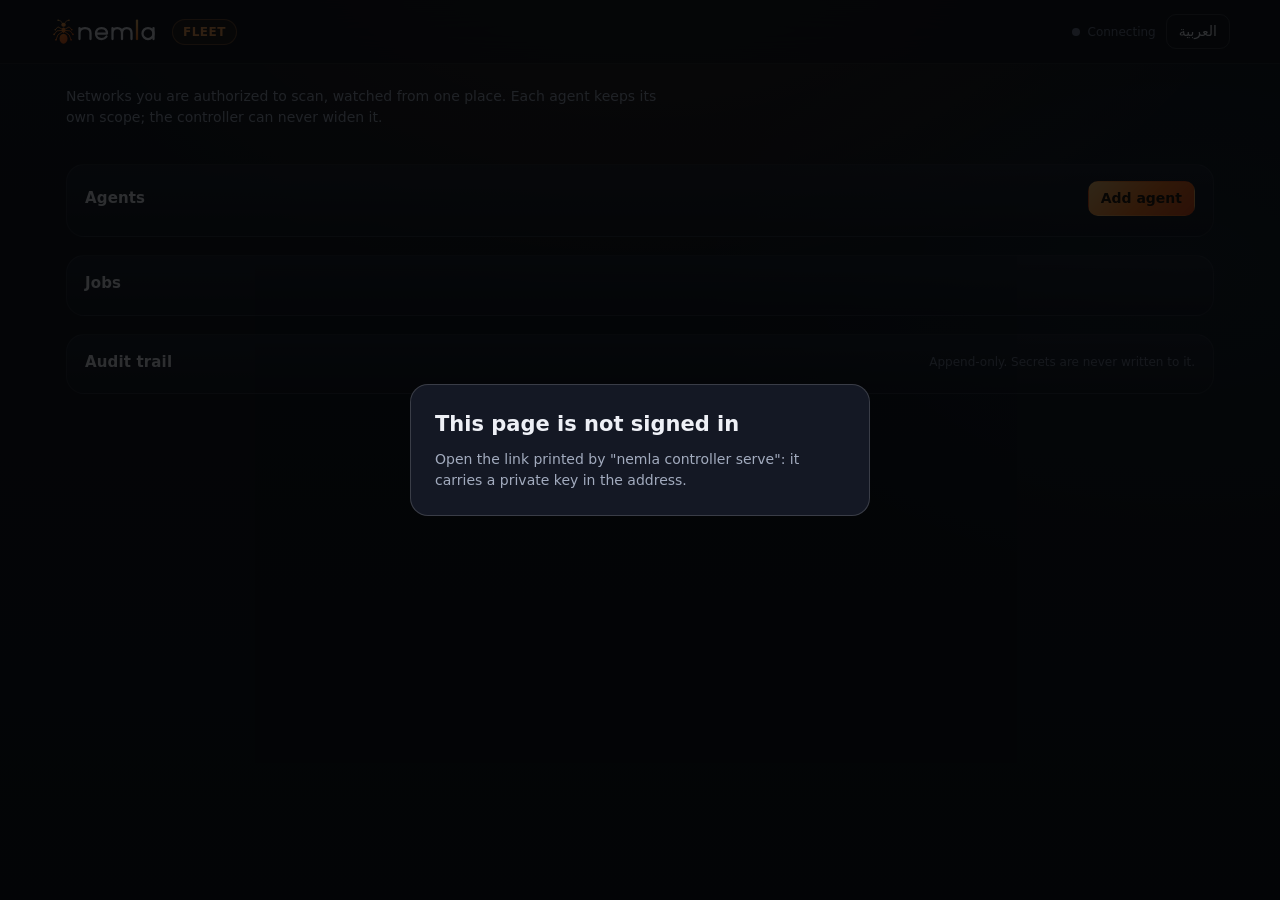
<file: nemla_ui/web/fleet.html>
<!doctype html>
<html lang="en" dir="ltr">
<head>
<meta charset="utf-8">
<meta name="viewport" content="width=device-width, initial-scale=1">
<meta name="theme-color" content="#0A0C11">
<meta name="referrer" content="no-referrer">
<title>Nemla Fleet</title>
<link rel="icon" href="brand/nemla-icon.svg" type="image/svg+xml">
<link rel="stylesheet" href="fleet.css">
</head>
<body>
<div class="backdrop"></div>

<header class="top">
  <a class="brand" href="./" aria-label="Nemla Fleet">
    <img class="brand-logo" src="brand/nemla-logo.svg" alt="Nemla">
    <span class="brand-page" data-i18n="title">Fleet</span>
  </a>
  <div class="chips" id="chips" aria-live="polite"></div>
  <div class="top-actions">
    <span class="live" id="live" role="status" data-state="idle"><i></i><span id="liveText" data-i18n="live.wait">Connecting</span></span>
    <button class="btn ghost" id="btnLang" type="button" aria-label="Language">العربية</button>
  </div>
</header>

<main>
  <p class="lede" data-i18n="lede">Networks you are authorized to scan, watched from one place. Each agent keeps its own scope; the controller can never widen it.</p>

  <section class="stats" id="stats" aria-label="Summary"></section>

  <section class="card" aria-labelledby="hAgents">
    <div class="card-head">
      <h2 id="hAgents" data-i18n="agents.title">Agents</h2>
      <button class="btn primary" id="btnAdd" type="button" data-i18n="agents.add">Add agent</button>
    </div>
    <div class="table-wrap"><table id="agentsTable"><thead><tr id="agentsHead"></tr></thead><tbody id="agentsBody"></tbody></table></div>
    <p class="empty" id="agentsEmpty" hidden data-i18n="agents.none">No agents yet. Add one to get started.</p>
  </section>

  <section class="card" aria-labelledby="hJobs">
    <div class="card-head"><h2 id="hJobs" data-i18n="jobs.title">Jobs</h2></div>
    <div class="table-wrap"><table id="jobsTable"><thead><tr id="jobsHead"></tr></thead><tbody id="jobsBody"></tbody></table></div>
    <p class="empty" id="jobsEmpty" hidden data-i18n="jobs.none">No jobs yet.</p>
  </section>

  <section class="card" aria-labelledby="hAudit">
    <div class="card-head">
      <h2 id="hAudit" data-i18n="audit.title">Audit trail</h2>
      <span class="note" data-i18n="audit.note">Append-only. Secrets are never written to it.</span>
    </div>
    <ol class="audit" id="auditList"></ol>
    <p class="empty" id="auditEmpty" hidden data-i18n="audit.none">Nothing recorded yet.</p>
  </section>
</main>

<div class="lost" id="lost" hidden role="alert">
  <div class="lost-box">
    <h2 id="lostTitle"></h2>
    <p id="lostBody"></p>
  </div>
</div>

<dialog id="dlgAdd" aria-labelledby="addTitle">
  <form method="dialog" id="formAdd" novalidate>
    <h2 id="addTitle" data-i18n="add.title">Add an agent</h2>
    <p class="hint" data-i18n="add.intro">Enrollment happens on the agent's own machine. This makes a one-time token; nothing is installed remotely.</p>
    <label class="field"><span data-i18n="add.name">Agent name</span>
      <input id="addName" name="name" autocomplete="off" spellcheck="false" maxlength="40" placeholder="acme-hq" dir="ltr">
    </label>
    <label class="field"><span data-i18n="add.scope">Scope this agent will be allowed to scan</span>
      <input id="addScope" name="scope" autocomplete="off" spellcheck="false" placeholder="10.20.0.0/16" dir="ltr">
    </label>
    <p class="hint" data-i18n="add.scopehint">Set on the agent, not here. Used only to fill in the command below.</p>
    <p class="error" id="addError" hidden></p>
    <div id="addResult" hidden>
      <p class="hint" data-i18n="add.run">Run this on the machine that will do the scanning. The token works once and expires in 15 minutes.</p>
      <pre class="cmd" id="addCmd" dir="ltr"></pre>
    </div>
    <div class="actions">
      <button class="btn ghost" id="addClose" type="button" data-i18n="close">Close</button>
      <button class="btn ghost" id="addCopy" type="button" hidden data-i18n="add.copy">Copy command</button>
      <button class="btn primary" id="addMake" type="submit" data-i18n="add.make">Create token</button>
    </div>
  </form>
</dialog>

<dialog id="dlgScan" aria-labelledby="scanTitle">
  <form method="dialog" id="formScan" novalidate>
    <h2 id="scanTitle"></h2>
    <p class="hint" id="scanScope"></p>
    <label class="field"><span data-i18n="scan.target">Target</span>
      <input id="scanTarget" name="target" autocomplete="off" spellcheck="false" placeholder="10.20.1.0/24" dir="ltr">
    </label>
    <label class="field"><span data-i18n="scan.ports">TCP ports</span>
      <input id="scanPorts" name="ports" autocomplete="off" spellcheck="false" value="1-1024" dir="ltr">
    </label>
    <div class="checks">
      <label><input type="checkbox" id="scanNoOs"> <span data-i18n="scan.noos">Skip OS fingerprinting</span></label>
      <label><input type="checkbox" id="scanNoPing"> <span data-i18n="scan.noping">Treat every address as up</span></label>
    </div>
    <p class="hint" data-i18n="scan.hint">Addresses, CIDR blocks or ranges only. The agent checks this against its own scope and limits again before it scans.</p>
    <p class="error" id="scanError" hidden></p>
    <div class="actions">
      <button class="btn ghost" id="scanClose" type="button" data-i18n="cancel">Cancel</button>
      <button class="btn primary" id="scanGo" type="submit" data-i18n="scan.go">Queue scan</button>
    </div>
  </form>
</dialog>

<dialog id="dlgResult" aria-labelledby="resTitle">
  <div class="dialog-body">
    <h2 id="resTitle"></h2>
    <p class="hint" id="resMeta"></p>
    <div class="chips" id="resChanges"></div>
    <div class="table-wrap"><table><thead><tr id="resHead"></tr></thead><tbody id="resBody"></tbody></table></div>
    <p class="empty" id="resEmpty" hidden data-i18n="res.none">No hosts answered.</p>
    <div class="actions"><button class="btn ghost" id="resClose" type="button" data-i18n="close">Close</button></div>
  </div>
</dialog>

<script src="fleet.js"></script>
</body>
</html>
</file>
<file: nemla_ui/web/style.css>
/* Nemla identity tokens: see docs/brand.html */
:root {
  --ember-300: #FFC98A;
  --ember-400: #FFA24D;
  --ember-500: #FF7A1A;
  --ember-600: #E85D04;
  --amber: #FFC46B;
  --night-950: #06070A;
  --night-900: #0A0C11;
  --night-850: #0F121A;
  --night-800: #141824;
  --night-700: #1C2231;
  --night-600: #2A3246;
  --ink: #EEF0F6;
  --ink-dim: #A2ABBE;
  --ink-faint: #6E778C;
  --mint: #3EE6B4;
  --sky: #4CC2FF;
  --violet: #A08BFF;
  --rose: #FF5D8F;
  --gold: #FFC247;
  --slate: #8FA0C4;
  --grad-ember: linear-gradient(135deg, #FFC46B 0%, #FF7A1A 52%, #E8460C 100%);
  --line: rgba(255, 255, 255, .08);
  --line-strong: rgba(255, 255, 255, .16);
  --font-ui: "Inter", "Segoe UI", "Noto Sans", "Cantarell", "Noto Sans Arabic", "Noto Kufi Arabic", "Cairo", "Noto Sans Hebrew", "Heebo", "Arial Hebrew", "Tahoma", system-ui, sans-serif;
  --font-mono: "JetBrains Mono", "DejaVu Sans Mono", ui-monospace, "SF Mono", Consolas, monospace;
  --radius: 20px;
  --il: 0px;                      /* room taken on the left / right by the panels (set by app.js, in pixels) */
  --ir: 0px;
  --hud-l: 0px;                   /* the same, plus the colour legend: the HUD never goes under it */
  --hud-r: 0px;
  --hud-h: 72px;                  /* the HUD's real height (it wraps into two rows on narrow screens) */
  --hud-b: 130px;                 /* where the HUD ends on a phone, where it sits at the top (measured by app.js) */
  color-scheme: dark;
}

* { box-sizing: border-box; }
html, body { height: 100%; }
body {
  margin: 0;
  background: var(--night-900);
  color: var(--ink);
  font: 14px/1.45 var(--font-ui);
  overflow: hidden;
  -webkit-font-smoothing: antialiased;
}
button, input, select { font: inherit; color: inherit; }
button { cursor: pointer; }
[hidden] { display: none !important; }
:focus-visible { outline: 2px solid var(--ember-400); outline-offset: 2px; border-radius: 8px; }
.sr { position: absolute; width: 1px; height: 1px; overflow: hidden; clip: rect(0 0 0 0); white-space: nowrap; }

/* ---------- stage ---------- */
.backdrop {
  position: fixed; inset: 0; z-index: 0;
  background:
    radial-gradient(1100px 700px at 50% 62%, rgba(255, 122, 26, .13), transparent 62%),
    radial-gradient(900px 600px at 82% 8%, rgba(76, 194, 255, .07), transparent 60%),
    radial-gradient(800px 500px at 8% 92%, rgba(160, 139, 255, .06), transparent 60%),
    linear-gradient(180deg, #0B0E15 0%, #07080C 100%);
}
#scene { position: fixed; inset: 0; width: 100%; height: 100%; z-index: 1; touch-action: none; cursor: grab; }
#scene.dragging { cursor: grabbing; }
#scene.over-node { cursor: pointer; }
.vignette {
  position: fixed; inset: 0; z-index: 2; pointer-events: none;
  background: radial-gradient(ellipse at 50% 50%, transparent 55%, rgba(3, 4, 6, .62) 100%);
}
#ui {
  position: fixed; inset: 0; z-index: 3; pointer-events: none;
  perspective: 1500px; perspective-origin: 50% 40%;
}
#ui > * { pointer-events: auto; }

/* ---------- panels (glass with depth) ---------- */
.panel {
  position: absolute;
  background: linear-gradient(180deg, rgba(27, 32, 46, .74), rgba(13, 16, 24, .70));
  border: 1px solid var(--line);
  border-radius: var(--radius);
  -webkit-backdrop-filter: blur(20px) saturate(150%);
  backdrop-filter: blur(20px) saturate(150%);
  box-shadow: 0 40px 90px -30px rgba(0, 0, 0, .8), 0 2px 0 rgba(255, 255, 255, .04) inset, 0 0 0 1px rgba(0, 0, 0, .25);
  transform: rotateX(var(--rx, 0deg)) rotateY(var(--ry, 0deg)) translateZ(var(--tz, 0px));
  transform-style: preserve-3d;
  transition: transform .35s cubic-bezier(.2, .8, .2, 1);
  will-change: transform;
}
.panel::before {
  content: ""; position: absolute; inset: 0; border-radius: inherit; pointer-events: none;
  background: radial-gradient(420px 220px at var(--mx, 20%) var(--my, 0%), rgba(255, 160, 80, .10), transparent 65%);
}

/* ---------- top bar ---------- */
.topbar {
  position: absolute; inset: 0 0 auto 0; height: 68px; padding: 0 22px;
  display: flex; align-items: center; justify-content: space-between; gap: 16px;
  background: linear-gradient(180deg, rgba(5, 6, 9, .82), transparent);
  pointer-events: none;
}
.topbar > * { pointer-events: auto; }
.brand { display: flex; align-items: center; gap: 12px; text-decoration: none; color: inherit; }
.brand-logo { height: 40px; width: auto; display: block; filter: drop-shadow(0 4px 18px rgba(255, 122, 26, .35)); }
.brand-ar { font-weight: 800; font-size: 20px; letter-spacing: 0; color: var(--ember-400); padding-inline-start: 12px; border-inline-start: 1px solid var(--line-strong); line-height: 1; }
.status {
  display: inline-flex; align-items: center; gap: 10px; padding: 8px 16px; border-radius: 999px;
  background: rgba(15, 18, 26, .7); border: 1px solid var(--line);
  -webkit-backdrop-filter: blur(12px); backdrop-filter: blur(12px);
  font-weight: 600; font-size: 13px; flex: none; margin-inline: 12px;
}
.status .dot { width: 9px; height: 9px; border-radius: 50%; background: var(--slate); box-shadow: 0 0 0 0 transparent; }
.status[data-state="running"] .dot { background: var(--ember-500); animation: beat 1.2s ease-out infinite; }
.status[data-state="done"] .dot { background: var(--mint); box-shadow: 0 0 12px var(--mint); }
.status[data-state="stopped"] .dot { background: var(--gold); }
.status[data-state="error"] .dot { background: var(--rose); }
@keyframes beat { 0% { box-shadow: 0 0 0 0 rgba(255, 122, 26, .7); } 100% { box-shadow: 0 0 0 12px rgba(255, 122, 26, 0); } }
.top-actions { display: flex; align-items: center; gap: 8px; }
.chip {
  display: inline-flex; align-items: center; gap: 6px; padding: 6px 12px; border-radius: 999px; font-size: 12px; font-weight: 600;
  color: var(--ink-dim); background: rgba(15, 18, 26, .7); border: 1px solid var(--line);
}
.chip.root { color: var(--mint); border-color: rgba(62, 230, 180, .35); }

/* ---------- buttons ---------- */
.icon-btn {
  width: 40px; height: 40px; display: grid; place-items: center; border-radius: 12px; border: 1px solid var(--line);
  background: rgba(15, 18, 26, .7); color: var(--ink-dim); transition: .15s;
  -webkit-backdrop-filter: blur(12px); backdrop-filter: blur(12px);
}
.icon-btn:hover { color: var(--ink); border-color: var(--line-strong); transform: translateY(-1px); }
.icon-btn[aria-pressed="true"] { color: var(--ember-400); border-color: rgba(255, 122, 26, .4); }
.icon-btn svg, .btn svg, .tabs svg { width: 18px; height: 18px; fill: none; stroke: currentColor; stroke-width: 1.8; stroke-linecap: round; stroke-linejoin: round; flex: none; }
.btn {
  display: inline-flex; align-items: center; justify-content: center; gap: 10px; height: 40px; padding: 0 16px; border-radius: 12px;
  border: 1px solid var(--line); background: rgba(255, 255, 255, .04); font-weight: 600; transition: .15s;
}
.btn:hover:not(:disabled) { background: rgba(255, 255, 255, .08); border-color: var(--line-strong); transform: translateY(-1px); }
.btn:disabled { opacity: .4; cursor: not-allowed; }
.btn.primary {
  height: 54px; width: 100%; border: 0; border-radius: 16px; font-size: 16px; font-weight: 800; color: #1E0C02; letter-spacing: .2px;
  background: var(--grad-ember);
  box-shadow: 0 14px 34px -10px rgba(255, 122, 26, .75), inset 0 1px 0 rgba(255, 255, 255, .5), inset 0 -4px 0 rgba(120, 30, 0, .28);
}
.btn.primary:hover:not(:disabled) { filter: brightness(1.07); box-shadow: 0 18px 44px -10px rgba(255, 122, 26, .9), inset 0 1px 0 rgba(255, 255, 255, .55), inset 0 -4px 0 rgba(120, 30, 0, .28); }
.btn.primary:active:not(:disabled) { transform: translateY(2px); box-shadow: 0 6px 16px -8px rgba(255, 122, 26, .7), inset 0 1px 0 rgba(255, 255, 255, .4), inset 0 -1px 0 rgba(120, 30, 0, .28); }
.btn.primary svg { fill: currentColor; stroke: none; width: 16px; height: 16px; }
.btn.danger { color: #FFD6E0; background: rgba(255, 93, 143, .16); border-color: rgba(255, 93, 143, .45); }
.btn.danger:hover:not(:disabled) { background: rgba(255, 93, 143, .26); }
.btn.danger svg { fill: currentColor; stroke: none; width: 14px; height: 14px; }
.link { background: none; border: 0; color: var(--ink-dim); text-decoration: underline; text-underline-offset: 3px; padding: 6px; }
.link:hover { color: var(--ember-400); }

.menu { position: relative; }
.menu-pop {
  position: absolute; inset-inline-end: 0; top: 46px; min-width: 190px; padding: 6px; border-radius: 14px; z-index: 5;
  background: rgba(16, 19, 28, .96); border: 1px solid var(--line-strong); box-shadow: 0 24px 60px rgba(0, 0, 0, .6);
}
.menu-pop a {
  display: flex; align-items: center; gap: 10px; padding: 10px 12px; border-radius: 9px; color: var(--ink); text-decoration: none; font-weight: 600;
}
.menu-pop a:hover { background: rgba(255, 122, 26, .14); color: var(--ember-300); }
.menu-pop svg { width: 16px; height: 16px; fill: none; stroke: currentColor; stroke-width: 1.8; stroke-linecap: round; stroke-linejoin: round; }
.menu-pop a[aria-current="true"] { background: rgba(255, 122, 26, .14); color: var(--ember-300); }
#langPop { min-width: 150px; }

/* ---------- dock ---------- */
.dock {
  inset-inline-start: 20px; top: 80px; bottom: 20px; width: 404px; display: flex; flex-direction: column; overflow: hidden;
  --tz: 18px;
}
.tabs { display: flex; gap: 3px; padding: 8px 6px; border-bottom: 1px solid var(--line); }
.tabs button svg { width: 16px; height: 16px; }
.tabs button {
  flex: 1; min-width: 0; display: inline-flex; align-items: center; justify-content: center; gap: 6px; height: 40px; border-radius: 12px; border: 0;
  background: none; color: var(--ink-dim); font-weight: 600; font-size: 13px; transition: .15s; padding: 0 4px;
}
.tabs button span { overflow: hidden; text-overflow: ellipsis; white-space: nowrap; }
.tabs button:hover { color: var(--ink); background: rgba(255, 255, 255, .04); }
.tabs button[aria-selected="true"] { color: var(--ink); background: rgba(255, 122, 26, .14); box-shadow: inset 0 0 0 1px rgba(255, 122, 26, .35); }
.tabs button[aria-selected="true"] svg { color: var(--ember-400); }
.count {
  min-width: 22px; height: 20px; padding: 0 6px; border-radius: 10px; display: inline-grid; place-items: center; font-size: 11px; font-weight: 700;
  color: #1E0C02; background: var(--ember-400); font-variant-numeric: tabular-nums;
}
.count:empty, .count[data-n="0"] { display: none; }
.pane { flex: 1; overflow: auto; padding: 18px; scrollbar-width: thin; scrollbar-color: var(--night-600) transparent; }
.pane h2 { margin: 0 0 14px; font-size: 18px; letter-spacing: .2px; }

/* form */
.field { display: block; margin-bottom: 16px; }
.label { display: block; margin-bottom: 8px; font-size: 12px; font-weight: 700; letter-spacing: .6px; text-transform: uppercase; color: var(--ink-faint); }
[dir="rtl"] .label { letter-spacing: 0; }
.input-wrap { position: relative; }
.input-wrap svg { position: absolute; inset-inline-start: 14px; top: 50%; transform: translateY(-50%); width: 18px; height: 18px; fill: none; stroke: var(--ember-400); stroke-width: 1.8; stroke-linecap: round; }
input[type="text"], input[type="number"] {
  width: 100%; height: 50px; padding: 0 14px; border-radius: 14px; border: 1px solid var(--line-strong);
  background: rgba(5, 6, 9, .55); color: var(--ink); font-family: var(--font-mono); font-size: 15px; outline: none; transition: .15s;
}
.input-wrap input { padding-inline-start: 44px; }
input[type="text"]:focus, input[type="number"]:focus { border-color: var(--ember-500); box-shadow: 0 0 0 4px rgba(255, 122, 26, .16); }
input::placeholder { color: var(--ink-faint); font-family: var(--font-ui); }
.chips { display: flex; flex-wrap: wrap; gap: 8px; margin: -6px 0 16px; }
.chip-btn {
  display: inline-flex; align-items: center; gap: 8px; padding: 7px 12px; border-radius: 999px; border: 1px solid var(--line-strong);
  background: rgba(255, 255, 255, .03); color: var(--ink-dim); font-size: 12px; font-weight: 600; transition: .15s;
}
.chip-btn code { font-family: var(--font-mono); color: var(--ember-300); font-size: 12px; direction: ltr; }
.chip-btn:hover { border-color: rgba(255, 122, 26, .5); color: var(--ink); background: rgba(255, 122, 26, .09); }

.seg { display: grid; grid-template-columns: 1fr 1fr; gap: 8px; }
.seg label { display: block; }
.seg input { position: absolute; opacity: 0; pointer-events: none; }
.seg-btn {
  display: block; height: 100%; padding: 10px 12px; border-radius: 14px; border: 1px solid var(--line-strong); background: rgba(255, 255, 255, .025);
  transition: .15s; cursor: pointer;
}
.seg-btn b { display: block; font-size: 14px; }
.seg-btn small { color: var(--ink-faint); font-size: 12px; }
.seg label:hover .seg-btn { border-color: rgba(255, 122, 26, .45); }
.seg input:checked + .seg-btn { border-color: var(--ember-500); background: rgba(255, 122, 26, .13); box-shadow: 0 0 0 3px rgba(255, 122, 26, .12), 0 8px 24px -12px rgba(255, 122, 26, .6); }
.seg input:focus-visible + .seg-btn { outline: 2px solid var(--ember-400); outline-offset: 2px; }
#ports { margin-top: 8px; }

.switch { display: flex; align-items: center; justify-content: space-between; gap: 12px; padding: 9px 2px; cursor: pointer; color: var(--ink); }
.switch input { position: absolute; opacity: 0; }
.switch .track { flex: none; width: 42px; height: 24px; border-radius: 999px; background: var(--night-600); position: relative; transition: .2s; }
.switch .track::after { content: ""; position: absolute; top: 3px; inset-inline-start: 3px; width: 18px; height: 18px; border-radius: 50%; background: #fff; transition: .2s; box-shadow: 0 2px 6px rgba(0, 0, 0, .4); }
.switch input:checked + .track { background: var(--ember-500); }
.switch input:checked + .track::after { inset-inline-start: 21px; }
.switch input:focus-visible + .track { outline: 2px solid var(--ember-400); outline-offset: 2px; }
.toggles { margin-bottom: 8px; border-top: 1px solid var(--line); padding-top: 8px; }
details.adv { margin-bottom: 18px; border-top: 1px solid var(--line); padding-top: 6px; }
details.adv summary { cursor: pointer; padding: 8px 2px; color: var(--ink-dim); font-weight: 600; list-style: none; display: flex; align-items: center; justify-content: space-between; }
details.adv summary::-webkit-details-marker { display: none; }
details.adv summary svg { width: 16px; height: 16px; fill: none; stroke: currentColor; stroke-width: 2; transition: transform .2s; }
details.adv[open] summary svg { transform: rotate(180deg); }
.two { display: grid; grid-template-columns: 1fr 1fr; gap: 10px; margin-top: 6px; }
.two input { height: 44px; }
.notice { margin: 14px 4px 4px; font-size: 12px; color: var(--ink-faint); text-align: center; }
.form-error { margin: 0 0 12px; padding: 10px 12px; border-radius: 12px; font-size: 13px; color: #FFD6E0; background: rgba(255, 93, 143, .13); border: 1px solid rgba(255, 93, 143, .35); }
.center { text-align: center; }

/* hosts */
.filter { margin-bottom: 12px; }
.filter input { height: 42px; font-family: var(--font-ui); font-size: 14px; padding-inline-start: 40px; }
.filter .input-wrap svg { width: 16px; height: 16px; stroke: var(--ink-faint); }
.host-list { list-style: none; margin: 0; padding: 0; display: grid; gap: 8px; }
.host {
  display: grid; grid-template-columns: auto 1fr auto; align-items: center; gap: 12px; padding: 11px 12px; border-radius: 14px;
  background: rgba(255, 255, 255, .03); border: 1px solid transparent; cursor: pointer; transition: .15s;
  animation: rise .35s cubic-bezier(.2, .8, .2, 1);
}
@keyframes rise { from { opacity: 0; transform: translateY(8px) scale(.98); } }
.host:hover, .host.hover { background: rgba(255, 122, 26, .09); border-color: rgba(255, 122, 26, .3); }
.host.selected { background: rgba(255, 122, 26, .16); border-color: var(--ember-500); }
.host[data-risk="high"] { border-inline-start: 3px solid var(--rose); }
.host[data-risk="medium"] { border-inline-start: 3px solid var(--gold); }
.host .state { width: 10px; height: 10px; border-radius: 50%; background: var(--slate); }
.host[data-state="scanning"] .state { background: var(--ember-500); animation: beat 1s ease-out infinite; }
.host[data-state="done"] .state { background: var(--mint); box-shadow: 0 0 10px rgba(62, 230, 180, .7); }
.host .ip { display: block; font-family: var(--font-mono); font-weight: 600; direction: ltr; text-align: start; }
.host .os { display: block; font-size: 12px; color: var(--ink-faint); overflow: hidden; text-overflow: ellipsis; white-space: nowrap; max-width: 200px; }
.dots { display: flex; align-items: center; gap: 4px; }
.dots i { width: 8px; height: 8px; border-radius: 50%; background: var(--c); box-shadow: 0 0 8px var(--c); }
.dots em { font-style: normal; font-size: 11px; color: var(--ink-faint); font-weight: 700; }
.empty { padding: 30px 14px; text-align: center; color: var(--ink-faint); }
.log-list { list-style: none; margin: 0; padding: 0; font-family: var(--font-mono); font-size: 12px; display: grid; gap: 4px; }
.log-list li { display: grid; grid-template-columns: auto 1fr; gap: 10px; color: var(--ink-dim); direction: ltr; text-align: start; }
[dir="rtl"] .log-list li .msg { unicode-bidi: plaintext; }
.log-list time { color: var(--ink-faint); }
.log-list li.warn { color: var(--gold); }

/* ---------- inspector ---------- */
.inspector {
  inset-inline-end: 20px; top: 80px; width: 350px; max-height: calc(100% - 270px); display: flex; flex-direction: column; overflow: hidden; --tz: 26px;
  animation: slide-in .45s cubic-bezier(.2, .8, .2, 1);
}
@keyframes slide-in { from { opacity: 0; transform: translateX(30px) rotateY(-8deg); } }
[dir="rtl"] .inspector { animation-name: slide-in-rtl; }
@keyframes slide-in-rtl { from { opacity: 0; transform: translateX(-30px) rotateY(8deg); } }
.insp-head { display: flex; align-items: flex-start; justify-content: space-between; padding: 18px 18px 8px; }
.insp-head small { color: var(--ink-faint); font-weight: 700; letter-spacing: .6px; text-transform: uppercase; font-size: 11px; }
.insp-head h2 { margin: 2px 0 0; font-family: var(--font-mono); font-size: 24px; direction: ltr; }
.insp-body { padding: 4px 18px 8px; overflow: auto; scrollbar-width: thin; scrollbar-color: var(--night-600) transparent; }
.kv { display: grid; grid-template-columns: auto 1fr; gap: 6px 14px; margin: 8px 0 14px; font-size: 13px; }
.kv dt { color: var(--ink-faint); }
.kv dd { margin: 0; font-weight: 600; direction: ltr; text-align: start; unicode-bidi: plaintext; word-break: break-word; }
.insp-body h3 { margin: 12px 0 8px; font-size: 12px; letter-spacing: .6px; text-transform: uppercase; color: var(--ink-faint); display: flex; align-items: center; gap: 8px; }
[dir="rtl"] .insp-body h3 { letter-spacing: 0; }
.port-list { list-style: none; margin: 0; padding: 0; display: grid; gap: 8px; }
.port-list li { padding: 10px 12px; border-radius: 12px; background: rgba(255, 255, 255, .03); border-inline-start: 3px solid var(--c, var(--slate)); animation: rise .3s ease-out; }
.port-list .row { display: flex; align-items: baseline; gap: 10px; }
.port-list .pnum { font-family: var(--font-mono); font-weight: 800; font-size: 16px; color: var(--c); }
.port-list .psvc { font-weight: 600; }
.port-list code { display: block; margin-top: 4px; font-family: var(--font-mono); font-size: 11px; color: var(--ink-dim); word-break: break-all; direction: ltr; text-align: start; }
.port-list code.none { color: var(--ink-faint); font-family: var(--font-ui); }
.port-list .prod { display: block; margin-top: 3px; font-size: 12.5px; font-weight: 700; color: var(--ink); direction: ltr; text-align: start; }
.port-list .meta { display: block; margin-top: 2px; font-size: 11px; color: var(--ink-faint); direction: ltr; text-align: start; word-break: break-word; }
.find-list { list-style: none; margin: 0 0 4px; padding: 0; display: grid; gap: 8px; }
.find-list li {
  display: grid; grid-template-columns: auto 1fr; gap: 10px; align-items: start; padding: 9px 11px; border-radius: 12px; font-size: 13px;
  background: rgba(255, 255, 255, .03); border-inline-start: 3px solid var(--c, var(--slate)); animation: rise .3s ease-out;
}
.find-list li[data-sev="high"] { --c: var(--rose); background: rgba(255, 93, 143, .07); }
.find-list li[data-sev="medium"] { --c: var(--gold); }
.find-list li[data-sev="low"] { --c: var(--sky); }
.find-list li[data-sev="info"] { --c: var(--slate); color: var(--ink-dim); }
.find-list .ok { grid-template-columns: 1fr; --c: var(--mint); color: var(--ink-dim); }
.sev-chip { padding: 2px 8px; border-radius: 6px; font-size: 11px; font-weight: 800; color: #14102B; background: var(--c, var(--slate)); white-space: nowrap; }
.insp-foot { padding: 12px 18px 18px; border-top: 1px solid var(--line); }
.insp-foot .btn { width: 100%; }
.badge { display: inline-flex; padding: 4px 10px; border-radius: 999px; font-size: 12px; font-weight: 700; color: var(--ember-300); background: rgba(255, 122, 26, .12); border: 1px solid rgba(255, 122, 26, .35); direction: ltr; }
.badges { display: flex; flex-wrap: wrap; gap: 6px; padding: 0 18px; }

/* ---------- HUD ---------- */
.hud {
  /* physical left/right: app.js measures the panels with getBoundingClientRect, which is physical in both directions */
  position: absolute; bottom: 22px; left: var(--hud-l); right: var(--hud-r); margin-inline: auto;
  width: min(800px, calc(100% - var(--hud-l) - var(--hud-r) - 24px));   /* one row when it fits, two rows when it does not */
  display: flex; flex-wrap: wrap; align-items: center; justify-content: center; gap: 10px 18px; padding: 12px 16px; --tz: 10px; border-radius: 22px;
}
.hud .stats { display: flex; flex: 0 1 auto; min-width: 0; }
.hud .stat { flex: 1 1 auto; min-width: 72px; padding-inline: 8px; border-inline-end: 1px solid var(--line); }
.hud .stat:last-of-type { border-inline-end: 0; }
#btnStop { flex: none; }
.stat .k { display: block; font-size: 11px; font-weight: 700; letter-spacing: .6px; text-transform: uppercase; color: var(--ink-faint); }
[dir="rtl"] .stat .k { letter-spacing: 0; }
.stat b { font-size: 26px; font-weight: 800; font-variant-numeric: tabular-nums; line-height: 1.15; background: var(--grad-ember); -webkit-background-clip: text; background-clip: text; color: transparent; }
.stat b.hot { background: linear-gradient(135deg, #FFB3CB, #FF5D8F); -webkit-background-clip: text; background-clip: text; }
.progress { flex: 1 1 200px; min-width: 150px; }
.progress .phase { font-size: 13px; font-weight: 600; margin-bottom: 8px; white-space: nowrap; overflow: hidden; text-overflow: ellipsis; }
.bar { height: 8px; border-radius: 999px; background: rgba(255, 255, 255, .07); overflow: hidden; }
.bar i { display: block; height: 100%; width: 0; border-radius: inherit; background: var(--grad-ember); box-shadow: 0 0 16px rgba(255, 122, 26, .8); transition: width .25s ease-out; position: relative; }
.hud[data-state="running"] .bar i::after {
  content: ""; position: absolute; inset: 0; background: linear-gradient(100deg, transparent 30%, rgba(255, 255, 255, .55) 50%, transparent 70%); background-size: 200% 100%; animation: shine 1.4s linear infinite;
}
@keyframes shine { from { background-position: 200% 0; } to { background-position: -200% 0; } }
.demo-badge { padding: 3px 8px; border-radius: 6px; font-size: 11px; font-weight: 800; letter-spacing: 1px; background: var(--violet); color: #14102B; }
.hint { position: absolute; bottom: calc(var(--hud-h) + 46px); left: var(--hud-l); right: var(--hud-r); text-align: center; color: var(--ink-dim); font-size: 13px; pointer-events: none !important; text-shadow: 0 2px 12px #000; }
.hint span { display: inline-block; padding: 6px 14px; border-radius: 999px; background: rgba(8, 10, 14, .5); border: 1px solid var(--line); }

/* legend */
.legend { position: absolute; inset-inline-end: 22px; bottom: 26px; display: flex; flex-direction: column; gap: 6px; padding: 12px 14px; border-radius: 16px; font-size: 12px; color: var(--ink-dim); --tz: 6px; }
.legend div { display: flex; align-items: center; gap: 8px; }
.legend i { width: 9px; height: 9px; border-radius: 50%; background: var(--c); box-shadow: 0 0 8px var(--c); }

/* toasts */
.toasts { position: absolute; top: 78px; inset-inline: 0; display: grid; justify-items: center; gap: 8px; pointer-events: none !important; }
.toast {
  padding: 10px 16px; border-radius: 12px; font-weight: 600; font-size: 13px; background: rgba(16, 19, 28, .95); border: 1px solid var(--line-strong);
  box-shadow: 0 16px 40px rgba(0, 0, 0, .5); animation: toast 3.6s cubic-bezier(.2, .8, .2, 1) forwards;
}
.toast.error { border-color: rgba(255, 93, 143, .5); color: #FFD6E0; }
@keyframes toast { 0% { opacity: 0; transform: translateY(-10px); } 8%, 88% { opacity: 1; transform: none; } 100% { opacity: 0; transform: translateY(-6px); } }

/* tooltip */
.tip { position: fixed; z-index: 6; pointer-events: none !important; padding: 8px 12px; border-radius: 10px; background: rgba(10, 12, 18, .92); border: 1px solid var(--line-strong); font-size: 12px; box-shadow: 0 10px 30px rgba(0, 0, 0, .5); transform: translate(14px, 14px); }
.tip b { font-family: var(--font-mono); display: block; font-size: 13px; direction: ltr; text-align: start; }
.tip span { color: var(--ink-dim); }

/* what changed since the last scan */
.diff-card { margin-bottom: 14px; padding: 12px; border-radius: 16px; background: rgba(76, 194, 255, .06); border: 1px solid rgba(76, 194, 255, .28); animation: rise .35s cubic-bezier(.2, .8, .2, 1); }
.diff-head { display: flex; align-items: center; justify-content: space-between; gap: 8px; }
.diff-head b { font-size: 14px; }
.diff-head .icon-btn { width: 30px; height: 30px; border-radius: 9px; }
.diff-sub { margin: 0 0 8px; font-size: 12px; color: var(--ink-faint); }
.diff-chips { display: flex; flex-wrap: wrap; gap: 6px; margin-bottom: 8px; }
.diff-chip { padding: 3px 10px; border-radius: 999px; font-size: 12px; font-weight: 700; background: rgba(255, 255, 255, .06); }
.diff-chip.new { color: var(--sky); }
.diff-chip.gone { color: var(--slate); }
.diff-chip.opened { color: var(--gold); }
.diff-chip.closed { color: var(--mint); }
.diff-chip.bad { color: var(--rose); }
.diff-none { margin: 2px 0 0; color: var(--mint); font-weight: 600; font-size: 13px; }
.diff-list { list-style: none; margin: 0; padding: 0; display: grid; gap: 4px; max-height: 190px; overflow: auto; font-size: 12.5px; scrollbar-width: thin; }
.diff-list li { padding: 5px 8px; border-radius: 8px; background: rgba(255, 255, 255, .03); cursor: pointer; }
.diff-list li:hover { background: rgba(255, 122, 26, .10); }
.diff-list li b { font-family: var(--font-mono); font-weight: 700; direction: ltr; unicode-bidi: isolate; }

/* guard mode */
.count.alarm { background: var(--rose); color: #fff; }
.guard-chip { cursor: pointer; color: var(--mint); border-color: rgba(62, 230, 180, .4); }
.guard-chip i { width: 8px; height: 8px; border-radius: 50%; background: var(--mint); box-shadow: 0 0 10px var(--mint); animation: beat-mint 1.8s ease-out infinite; }
.guard-chip.alert { color: #FFD6E0; border-color: rgba(255, 93, 143, .65); background: rgba(255, 93, 143, .12); }
.guard-chip.alert i { background: var(--rose); box-shadow: 0 0 12px var(--rose); animation-duration: .8s; }
@keyframes beat-mint { 0% { opacity: 1; } 60% { opacity: .35; } 100% { opacity: 1; } }
.guard-head { display: flex; justify-content: space-between; align-items: center; gap: 12px; margin-bottom: 10px; }
.guard-head h2 { margin: 0 0 4px; }
.guard-state { margin: 0; color: var(--ink-dim); font-size: 13px; }
.guard-state.on { color: var(--mint); font-weight: 600; }
.switch.big { padding: 0; flex: none; }
.switch.big .track { width: 56px; height: 32px; }
.switch.big .track::after { width: 26px; height: 26px; top: 3px; }
.switch.big input:checked + .track { background: var(--mint); }
.switch.big input:checked + .track::after { inset-inline-start: 27px; }
.guard-explain { margin: 0 0 14px; font-size: 13px; color: var(--ink-dim); }
.guard-window { margin: 10px 0 14px; font-size: 12px; color: var(--ink-faint); }
.guard-window code, .alert-meta code { font-family: var(--font-mono); }
.decoys .chips { margin: 0 0 8px; }
.decoy { padding: 4px 11px; border-radius: 999px; font: 600 12px var(--font-mono); color: var(--mint); background: rgba(62, 230, 180, .1); border: 1px solid rgba(62, 230, 180, .35); }
.ghost-btn { width: 100%; margin-bottom: 4px; color: var(--ink-dim); }
h3.sub { margin: 20px 0 10px; font-size: 12px; text-transform: uppercase; letter-spacing: .6px; color: var(--ink-faint); }
[dir="rtl"] h3.sub { letter-spacing: 0; }
.alert-list { list-style: none; margin: 0; padding: 0; display: grid; gap: 10px; }
.alert {
  padding: 12px 12px 12px 14px; border-radius: 14px; background: rgba(255, 255, 255, .03); border: 1px solid var(--line);
  border-inline-start: 3px solid var(--c, var(--slate)); animation: rise .35s cubic-bezier(.2, .8, .2, 1);
}
.alert[data-sev="high"] { --c: var(--rose); background: rgba(255, 93, 143, .07); }
.alert[data-sev="medium"] { --c: var(--gold); }
.alert.focus { box-shadow: 0 0 0 2px var(--c), 0 0 30px -6px var(--c); }
.alert-top { display: flex; align-items: center; gap: 8px; }
.alert-top b { flex: 1; font-size: 14px; }
.alert-top time { color: var(--ink-faint); font: 11px var(--font-mono); direction: ltr; }
.alert-text { margin: 6px 0 4px; font-size: 13px; }
.alert-next { margin: 4px 0 6px; font-size: 12px; color: var(--ink-dim); }
.alert-meta { font: 11px var(--font-mono); color: var(--ink-faint); direction: ltr; text-align: start; }
.alert-actions { display: flex; flex-wrap: wrap; gap: 6px; margin-top: 10px; }
.alert-actions .btn { height: 32px; padding: 0 12px; font-size: 12px; border-radius: 10px; }
.alert-actions .btn[disabled] { opacity: .5; }
.flash { position: fixed; inset: 0; z-index: 4; pointer-events: none; opacity: 0; box-shadow: inset 0 0 150px 34px rgba(255, 93, 143, .55); }
.flash.on { animation: flash 1.6s ease-out; }
@keyframes flash { 0% { opacity: 0; } 12% { opacity: 1; } 100% { opacity: 0; } }
dialog#blockDlg { width: min(580px, calc(100vw - 32px)); padding: 26px; border-radius: 24px; color: var(--ink); border: 1px solid var(--line-strong); background: linear-gradient(180deg, #1A2030, #0E121B); box-shadow: 0 50px 120px rgba(0, 0, 0, .75); }
dialog#blockDlg::backdrop { background: rgba(3, 4, 7, .72); -webkit-backdrop-filter: blur(6px); backdrop-filter: blur(6px); }
dialog#blockDlg h2 { margin: 0 0 8px; font-family: var(--font-ui); }
dialog#blockDlg h2 bdi { font-family: var(--font-mono); color: var(--ember-300); }
dialog#blockDlg p { color: var(--ink-dim); margin: 0 0 16px; }
.cmd { margin: 0 0 16px; }
.cmd b { display: block; margin-bottom: 6px; font-size: 12px; text-transform: uppercase; letter-spacing: .6px; color: var(--ink-faint); }
.cmd .line { display: flex; gap: 8px; margin-bottom: 6px; }
.cmd code { flex: 1; min-width: 0; padding: 10px 12px; border-radius: 10px; background: rgba(5, 6, 9, .7); border: 1px solid var(--line-strong); font: 12.5px var(--font-mono); color: var(--ember-300); overflow-x: auto; white-space: nowrap; direction: ltr; text-align: start; }
.cmd .undo { font-size: 12px; color: var(--ink-faint); }
.cmd .undo code { display: inline-block; padding: 2px 8px; margin-inline-start: 6px; font-size: 11.5px; }

/* dialog + overlays */
dialog#consent {
  width: min(460px, calc(100vw - 32px)); padding: 26px; border-radius: 24px; color: var(--ink); border: 1px solid var(--line-strong);
  background: linear-gradient(180deg, #1A2030, #0E121B); box-shadow: 0 50px 120px rgba(0, 0, 0, .75);
}
dialog#consent::backdrop { background: rgba(3, 4, 7, .72); -webkit-backdrop-filter: blur(6px); backdrop-filter: blur(6px); }
dialog#consent img { width: 56px; height: 56px; display: block; margin-bottom: 14px; }
dialog#consent h2 { margin: 0 0 8px; }
dialog#consent p { color: var(--ink-dim); margin: 0 0 18px; }
.check { display: flex; align-items: flex-start; gap: 12px; margin-bottom: 20px; font-weight: 600; cursor: pointer; }
.check input { width: 20px; height: 20px; accent-color: var(--ember-500); margin-top: 1px; flex: none; }
.dialog-actions { display: flex; gap: 10px; justify-content: flex-end; }
.dialog-actions .btn.primary { width: auto; height: 44px; padding: 0 22px; font-size: 15px; }
.dialog-actions .btn.primary:disabled { filter: grayscale(.8); }
.overlay { position: fixed; inset: 0; z-index: 20; display: grid; place-items: center; background: rgba(4, 5, 8, .86); -webkit-backdrop-filter: blur(10px); backdrop-filter: blur(10px); text-align: center; padding: 24px; }
.overlay img { width: 84px; opacity: .85; margin-bottom: 14px; filter: grayscale(.5); }
.overlay h2 { margin: 0 0 8px; }
.overlay p { max-width: 420px; color: var(--ink-dim); margin: 0 auto; }

/* splash */
.splash {
  position: fixed; inset: 0; z-index: 30; display: grid; place-content: center; justify-items: center; gap: 12px; padding: 24px; cursor: pointer;
  background:
    repeating-linear-gradient(180deg, rgba(255, 255, 255, .025) 0 1px, transparent 1px 3px),
    radial-gradient(760px 520px at 50% 46%, #221306, #06070A 72%);
  transition: opacity .7s ease, transform .7s ease, visibility .7s;
}
.splash.out { opacity: 0; transform: scale(1.05); visibility: hidden; }
.splash img.mark { width: 104px; height: 104px; animation: splash-in .9s cubic-bezier(.2, .8, .2, 1) both; filter: drop-shadow(0 0 30px rgba(255, 122, 26, .6)); }
.logo-block {
  margin: 6px 0 0; white-space: pre; font: 700 clamp(8px, 1.5vw, 17px) / 1.04 var(--font-mono); font-variant-ligatures: none; letter-spacing: 0;
  background: linear-gradient(180deg, #FFC46B 0%, #FF8A22 45%, #E8460C 100%); -webkit-background-clip: text; background-clip: text; color: transparent;
  filter: drop-shadow(0 0 16px rgba(255, 122, 26, .5));
  animation: scan-in .95s steps(30, end) .25s both, flicker 3s linear 1.3s infinite;
}
.splash .ar-name { font-size: 30px; font-weight: 800; color: var(--ember-400); animation: fade-up .6s 1s both; text-shadow: 0 0 22px rgba(255, 122, 26, .5); }
.splash .tag { color: var(--ink-dim); letter-spacing: 1px; font-size: 13px; animation: fade-up .6s 1.1s both; }
.boot { list-style: none; margin: 10px 0 0; padding: 0; font: 13px / 1.7 var(--font-mono); color: var(--ink-dim); min-width: min(360px, 80vw); }
.boot li { display: flex; align-items: baseline; gap: 10px; opacity: 0; animation: blink-in .01s steps(1) forwards; animation-delay: calc(1.2s + var(--i) * .3s); }
.boot .chev { color: var(--ember-500); }
.boot span:nth-child(2) { flex: 1; }
.boot b { color: var(--mint); font-weight: 700; }
@keyframes splash-in { from { opacity: 0; transform: scale(.6) rotate(-8deg); } }
@keyframes fade-up { from { opacity: 0; transform: translateY(10px); } }
@keyframes scan-in { from { clip-path: inset(0 100% 0 0); } to { clip-path: inset(0 0 0 0); } }
@keyframes blink-in { to { opacity: 1; } }
@keyframes flicker { 0%, 92%, 100% { opacity: 1; } 94% { opacity: .82; } 96% { opacity: 1; } 98% { opacity: .9; } }

/* ---------- small screens ---------- */
@media (max-width: 900px) {
  .status { display: none; }
  .brand-ar { display: none; }
  .dock { inset-inline: 12px; top: auto; bottom: 12px; width: auto; height: 46vh; --tz: 0px; }
  .inspector { inset-inline: 12px; top: auto; bottom: 12px; width: auto; max-height: 46vh; }
  .hud { bottom: auto; top: 72px; gap: 8px 10px; padding: 8px 12px; left: 12px; right: 12px; max-width: none; width: auto; margin: 0; }
  .hud .stats { flex: 1 1 100%; }
  .hud .stat { min-width: 0; padding-inline: 4px; }
  .hud .stat b { font-size: 20px; }
  .progress { min-width: 0; }
  .hint { display: none; }
  /* the legend stays: a compact row right under the HUD (wherever the HUD ends, on any font) instead of a column in the corner */
  .legend { inset-inline: 12px; margin-inline: auto; width: max-content; max-width: calc(100% - 24px); top: calc(var(--hud-b) + 8px); bottom: auto;
    flex-direction: row; flex-wrap: wrap; justify-content: center; gap: 4px 12px; padding: 7px 12px; font-size: 11px; border-radius: 14px; }
  .top-actions .chip { display: none; }
  #btnLabels { display: none; }
  /* the top bar must fit a phone: the export button keeps its icon and its name for screen readers only */
  .topbar { padding: 0 12px; gap: 8px; }
  .top-actions { gap: 6px; }
  #btnExport > span { position: absolute; width: 1px; height: 1px; overflow: hidden; clip: rect(0 0 0 0); white-space: nowrap; }
}

/* A phone held sideways (at most 480px tall) has no room for the HUD, the panel and a legend between them: the legend
   is the one thing left out there. It is shown on every other screen, phones upright included. */
@media (max-width: 900px) and (max-height: 480px) {
  .legend { display: none; }
}

@media (max-width: 420px) {
  .brand-logo { height: 30px; }
  .hud { padding: 8px 10px; gap: 6px 8px; }
  .hud .stat { padding-inline: 2px; }
  .stat .k { font-size: 9px; letter-spacing: 0; }
  .hud .stat b { font-size: 17px; }
  .progress .phase { font-size: 12px; margin-bottom: 6px; }
}
@media (max-width: 340px) {
  #langCur { position: absolute; width: 1px; height: 1px; overflow: hidden; clip: rect(0 0 0 0); white-space: nowrap; }
}

@media (prefers-reduced-motion: reduce) {
  *, *::before, *::after { animation-duration: .01ms !important; animation-iteration-count: 1 !important; transition-duration: .01ms !important; }
  .panel { transform: none !important; }
}

/* Nemla 2: confidence, evidence, history */
.conf { margin-inline-start: auto; font-size: 11px; font-weight: 700; color: var(--ink-dim); padding: 1px 7px; border-radius: 999px;
  background: rgba(255, 255, 255, .06); white-space: nowrap; }
.conf.guess { color: var(--gold); background: rgba(255, 194, 71, .10); }
.evidence { list-style: none; margin: -6px 0 14px; padding: 8px 12px; border-radius: 12px; background: rgba(255, 255, 255, .03);
  font-family: var(--font-mono); font-size: 11px; color: var(--ink-dim); display: grid; gap: 4px; direction: ltr; text-align: start; }
.evidence li::before { content: "› "; color: var(--ember-400); }
.find-list li { align-items: start; }
.find-list .fbody { display: grid; gap: 4px; min-width: 0; }
.find-list details { font-size: 12px; color: var(--ink-dim); }
.find-list summary { cursor: pointer; color: var(--ember-300); font-weight: 600; }
.find-list details p { margin: 6px 0 0; }
.find-list .fev { font-family: var(--font-mono); font-size: 11px; direction: ltr; text-align: start; word-break: break-word; }
.udp-note { font-size: 12px; color: var(--ink-faint); margin: 8px 2px 0; direction: ltr; text-align: start; }
.history-head { display: flex; align-items: center; justify-content: space-between; margin-bottom: 10px; }
.history-head h2 { margin: 0; font-size: 15px; }
.history-list { list-style: none; margin: 0; padding: 0; display: grid; gap: 8px; }
.history-list li { padding: 10px 12px; border-radius: 12px; background: rgba(255, 255, 255, .03); border: 1px solid var(--line);
  display: grid; gap: 4px; cursor: pointer; }
.history-list li:hover, .history-list li:focus-visible { border-color: var(--ember-500); outline: none; }
.history-list .target { font-family: var(--font-mono); font-weight: 700; direction: ltr; text-align: start; word-break: break-all; }
.history-list .when, .history-list .sums { font-size: 12px; color: var(--ink-dim); }
.history-list .sums b { color: var(--rose); }
</file>
<file: nemla_ui/web/fleet.css>
/* Nemla Fleet page. Same identity tokens as style.css; logical properties throughout so right-to-left just works. */
:root {
  --ember-300: #FFC98A;
  --ember-400: #FFA24D;
  --ember-500: #FF7A1A;
  --ember-600: #E85D04;
  --night-950: #06070A;
  --night-900: #0A0C11;
  --night-850: #0F121A;
  --night-800: #141824;
  --night-700: #1C2231;
  --night-600: #2A3246;
  --ink: #EEF0F6;
  --ink-dim: #A2ABBE;
  --ink-faint: #6E778C;
  --mint: #3EE6B4;
  --sky: #4CC2FF;
  --violet: #A08BFF;
  --rose: #FF5D8F;
  --gold: #FFC247;
  --slate: #8FA0C4;
  --grad-ember: linear-gradient(135deg, #FFC46B 0%, #FF7A1A 52%, #E8460C 100%);
  --line: rgba(255, 255, 255, .08);
  --line-strong: rgba(255, 255, 255, .16);
  --font-ui: "Inter", "Segoe UI", "Noto Sans", "Cantarell", "Noto Sans Arabic", "Noto Kufi Arabic", "Cairo", "Tahoma", system-ui, sans-serif;
  --font-mono: "JetBrains Mono", "DejaVu Sans Mono", ui-monospace, "SF Mono", Consolas, monospace;
  --radius: 18px;
  color-scheme: dark;
}

* { box-sizing: border-box; }
html { min-height: 100%; }
body {
  margin: 0; min-height: 100vh;
  background: var(--night-900); color: var(--ink);
  font: 14px/1.5 var(--font-ui);
  -webkit-font-smoothing: antialiased;
}
button, input, select { font: inherit; color: inherit; }
button { cursor: pointer; }
[hidden] { display: none !important; }
:focus-visible { outline: 2px solid var(--ember-400); outline-offset: 2px; border-radius: 8px; }

.backdrop {
  position: fixed; inset: 0; z-index: 0; pointer-events: none;
  background:
    radial-gradient(1000px 620px at 50% -10%, rgba(255, 122, 26, .13), transparent 62%),
    radial-gradient(800px 520px at 92% 30%, rgba(76, 194, 255, .06), transparent 60%),
    linear-gradient(180deg, #0B0E15 0%, #07080C 100%);
}
.top, main { position: relative; z-index: 1; }

/* ---------- header ---------- */
.top {
  display: flex; align-items: center; gap: 16px; flex-wrap: wrap;
  padding: 14px max(16px, calc((100vw - 1180px) / 2));
  border-block-end: 1px solid var(--line);
  background: rgba(10, 12, 17, .72);
  -webkit-backdrop-filter: blur(16px); backdrop-filter: blur(16px);
  position: sticky; top: 0; z-index: 5;
}
.brand { display: flex; align-items: center; gap: 12px; text-decoration: none; color: inherit; }
.brand-logo { height: 30px; width: auto; display: block; }
.brand-page {
  font-weight: 700; letter-spacing: .04em; text-transform: uppercase; font-size: 12px; color: var(--ember-400);
  padding: 3px 10px; border: 1px solid rgba(255, 162, 77, .35); border-radius: 999px; background: rgba(255, 122, 26, .08);
}
.chips { display: flex; gap: 8px; flex-wrap: wrap; align-items: center; }
.top .chips { flex: 1 1 320px; }
.chip {
  display: inline-flex; align-items: center; gap: 6px; padding: 4px 10px; border-radius: 999px;
  border: 1px solid var(--line-strong); background: rgba(255, 255, 255, .03); color: var(--ink-dim); font-size: 12px; white-space: nowrap;
}
.chip.good { color: var(--mint); border-color: rgba(62, 230, 180, .35); background: rgba(62, 230, 180, .07); }
.chip.warn { color: var(--gold); border-color: rgba(255, 194, 71, .35); background: rgba(255, 194, 71, .07); }
.chip.bad { color: var(--rose); border-color: rgba(255, 93, 143, .4); background: rgba(255, 93, 143, .08); }
.chip code { font-family: var(--font-mono); font-size: 11px; }
.top-actions { display: flex; align-items: center; gap: 10px; margin-inline-start: auto; }
.live { display: inline-flex; align-items: center; gap: 8px; color: var(--ink-faint); font-size: 12px; }
.live i { width: 8px; height: 8px; border-radius: 50%; background: var(--ink-faint); }
.live[data-state="ok"] { color: var(--ink-dim); }
.live[data-state="ok"] i { background: var(--mint); box-shadow: 0 0 0 4px rgba(62, 230, 180, .14); animation: pulse 2.4s ease-in-out infinite; }
.live[data-state="bad"] i { background: var(--rose); }
@keyframes pulse { 50% { box-shadow: 0 0 0 7px rgba(62, 230, 180, 0); } }
@media (prefers-reduced-motion: reduce) { .live[data-state="ok"] i { animation: none; } }

/* ---------- layout ---------- */
main { max-width: 1180px; margin: 0 auto; padding: 22px 16px 60px; display: grid; grid-template-columns: minmax(0, 1fr); gap: 18px; }
.lede { margin: 0; color: var(--ink-dim); max-width: 70ch; }

.stats { display: grid; grid-template-columns: repeat(auto-fit, minmax(140px, 1fr)); gap: 12px; }
.stat {
  padding: 14px 16px; border-radius: 14px; border: 1px solid var(--line);
  background: linear-gradient(180deg, rgba(27, 32, 46, .6), rgba(13, 16, 24, .6));
}
.stat b { display: block; font-size: 28px; line-height: 1.1; font-weight: 700; font-variant-numeric: tabular-nums; }
.stat span { color: var(--ink-dim); font-size: 12px; }
.stat.on b { color: var(--mint); }
.stat.run b { color: var(--sky); }
.stat.off b { color: var(--ink-dim); }
.stat.rev b { color: var(--rose); }

.card {
  min-width: 0;                          /* a wide table scrolls inside its card instead of widening the page */
  border: 1px solid var(--line); border-radius: var(--radius); padding: 16px 18px 12px;
  background: linear-gradient(180deg, rgba(27, 32, 46, .62), rgba(13, 16, 24, .6));
  box-shadow: 0 30px 70px -40px rgba(0, 0, 0, .8);
}
.card-head { display: flex; align-items: center; gap: 12px; margin-block-end: 8px; flex-wrap: wrap; }
.card-head h2 { margin: 0; font-size: 15px; font-weight: 650; letter-spacing: .01em; }
.note { color: var(--ink-faint); font-size: 12px; margin-inline-start: auto; }
.card-head .btn { margin-inline-start: auto; }
.empty { margin: 10px 0 14px; color: var(--ink-faint); }

/* ---------- tables ---------- */
.table-wrap { overflow-x: auto; }
table { width: 100%; border-collapse: collapse; }
th, td { text-align: start; padding: 9px 10px; border-block-end: 1px solid var(--line); vertical-align: middle; }
th { color: var(--ink-faint); font-weight: 600; font-size: 11px; text-transform: uppercase; letter-spacing: .06em; white-space: nowrap; }
tbody tr:last-child td { border-block-end: 0; }
tbody tr:hover td { background: rgba(255, 255, 255, .02); }
td.mono, .mono { font-family: var(--font-mono); font-size: 12px; }
td.dim { color: var(--ink-dim); }
td.actions { white-space: nowrap; text-align: end; }
td.name b { font-weight: 650; }
td.name small { display: block; color: var(--ink-faint); font-size: 11px; }
.scope { font-family: var(--font-mono); font-size: 12px; overflow-wrap: anywhere; }

.state { display: inline-flex; align-items: center; gap: 7px; font-size: 12px; white-space: nowrap; }
.state i { width: 8px; height: 8px; border-radius: 50%; background: var(--ink-faint); flex: none; }
.state.online i, .state.done i { background: var(--mint); }
.state.running i, .state.sent i { background: var(--sky); }
.state.queued i { background: var(--gold); }
.state.failed i, .state.revoked i { background: var(--rose); }
.state.offline i, .state.cancelled i, .state.expired i { background: var(--ink-faint); }
.state.online, .state.done { color: var(--mint); }
.state.running, .state.sent { color: var(--sky); }
.state.queued { color: var(--gold); }
.state.failed, .state.revoked { color: var(--rose); }
.state.offline, .state.cancelled, .state.expired { color: var(--ink-dim); }
.err-line { display: block; color: var(--rose); font-size: 11px; margin-block-start: 2px; max-width: 46ch; overflow-wrap: anywhere; }

/* ---------- buttons ---------- */
.btn {
  border: 1px solid var(--line-strong); background: rgba(255, 255, 255, .04); border-radius: 10px; padding: 6px 12px;
  color: var(--ink); transition: background .15s, border-color .15s, transform .1s;
}
.btn:hover { background: rgba(255, 255, 255, .09); }
.btn:active { transform: translateY(1px); }
.btn.primary { background: var(--grad-ember); border-color: transparent; color: #1a0e02; font-weight: 650; }
.btn.primary:hover { filter: brightness(1.08); background: var(--grad-ember); }
.btn.ghost { background: transparent; }
.btn.danger { border-color: rgba(255, 93, 143, .45); color: var(--rose); }
.btn.danger:hover { background: rgba(255, 93, 143, .12); }
.btn.danger.armed { background: var(--rose); color: #2a0612; font-weight: 650; }
.btn.small { padding: 3px 10px; font-size: 12px; border-radius: 8px; }
.btn[disabled] { opacity: .5; cursor: not-allowed; }
td.actions .btn + .btn { margin-inline-start: 6px; }

/* ---------- audit ---------- */
.audit { list-style: none; margin: 0; padding: 0; max-height: 360px; overflow: auto; }
.audit li { display: grid; grid-template-columns: 160px 170px 1fr; gap: 12px; padding: 7px 4px; border-block-end: 1px solid var(--line); font-size: 12px; }
.audit li:last-child { border-block-end: 0; }
.audit time { color: var(--ink-faint); font-family: var(--font-mono); }
.audit .ev { font-family: var(--font-mono); color: var(--ember-300); }
.audit .ev.refused, .audit .ev.bad { color: var(--rose); }
.audit .detail { color: var(--ink-dim); overflow-wrap: anywhere; }

/* ---------- dialogs ---------- */
dialog {
  width: min(560px, calc(100vw - 32px)); max-height: calc(100vh - 32px); overflow: auto;
  border: 1px solid var(--line-strong); border-radius: 20px; padding: 22px; color: var(--ink);
  background: linear-gradient(180deg, #1B2030, #10131C); box-shadow: 0 50px 120px -30px rgba(0, 0, 0, .9);
}
dialog::backdrop { background: rgba(3, 4, 6, .7); -webkit-backdrop-filter: blur(4px); backdrop-filter: blur(4px); }
#dlgResult { width: min(820px, calc(100vw - 32px)); }
dialog h2 { margin: 0 0 6px; font-size: 18px; }
.hint { color: var(--ink-dim); font-size: 12.5px; margin: 6px 0 12px; }
.field { display: grid; gap: 5px; margin: 12px 0; }
.field > span { font-size: 12px; color: var(--ink-dim); }
input[type="text"], input:not([type]) {
  width: 100%; padding: 9px 12px; border-radius: 10px; border: 1px solid var(--line-strong);
  background: rgba(0, 0, 0, .28); color: var(--ink);
}
input:focus { border-color: var(--ember-400); outline: none; box-shadow: 0 0 0 3px rgba(255, 162, 77, .18); }
.checks { display: grid; gap: 6px; margin: 8px 0; }
.checks label { display: flex; align-items: center; gap: 8px; color: var(--ink-dim); }
.error { color: var(--rose); margin: 8px 0; font-size: 13px; overflow-wrap: anywhere; }
.cmd {
  margin: 8px 0 4px; padding: 12px; border-radius: 10px; background: rgba(0, 0, 0, .4); border: 1px solid var(--line);
  font-family: var(--font-mono); font-size: 12px; white-space: pre-wrap; overflow-wrap: anywhere; user-select: all;
}
.actions { display: flex; justify-content: flex-end; gap: 8px; margin-block-start: 16px; flex-wrap: wrap; }
.actions .primary { order: 3; }

.lost { position: fixed; inset: 0; z-index: 20; display: grid; place-items: center; background: rgba(3, 4, 6, .82); padding: 16px; }
.lost-box { max-width: 460px; padding: 24px; border-radius: 18px; border: 1px solid var(--line-strong); background: #141824; }
.lost-box h2 { margin: 0 0 8px; }
.lost-box p { margin: 0; color: var(--ink-dim); }

/* ---------- small screens ---------- */
@media (max-width: 720px) {
  .top { gap: 10px; }
  .top-actions { margin-inline-start: 0; width: 100%; justify-content: space-between; }
  .audit li { grid-template-columns: 1fr; gap: 2px; }
  th.hide-s, td.hide-s { display: none; }
  .card { padding: 14px 12px 8px; }
}
</file>
